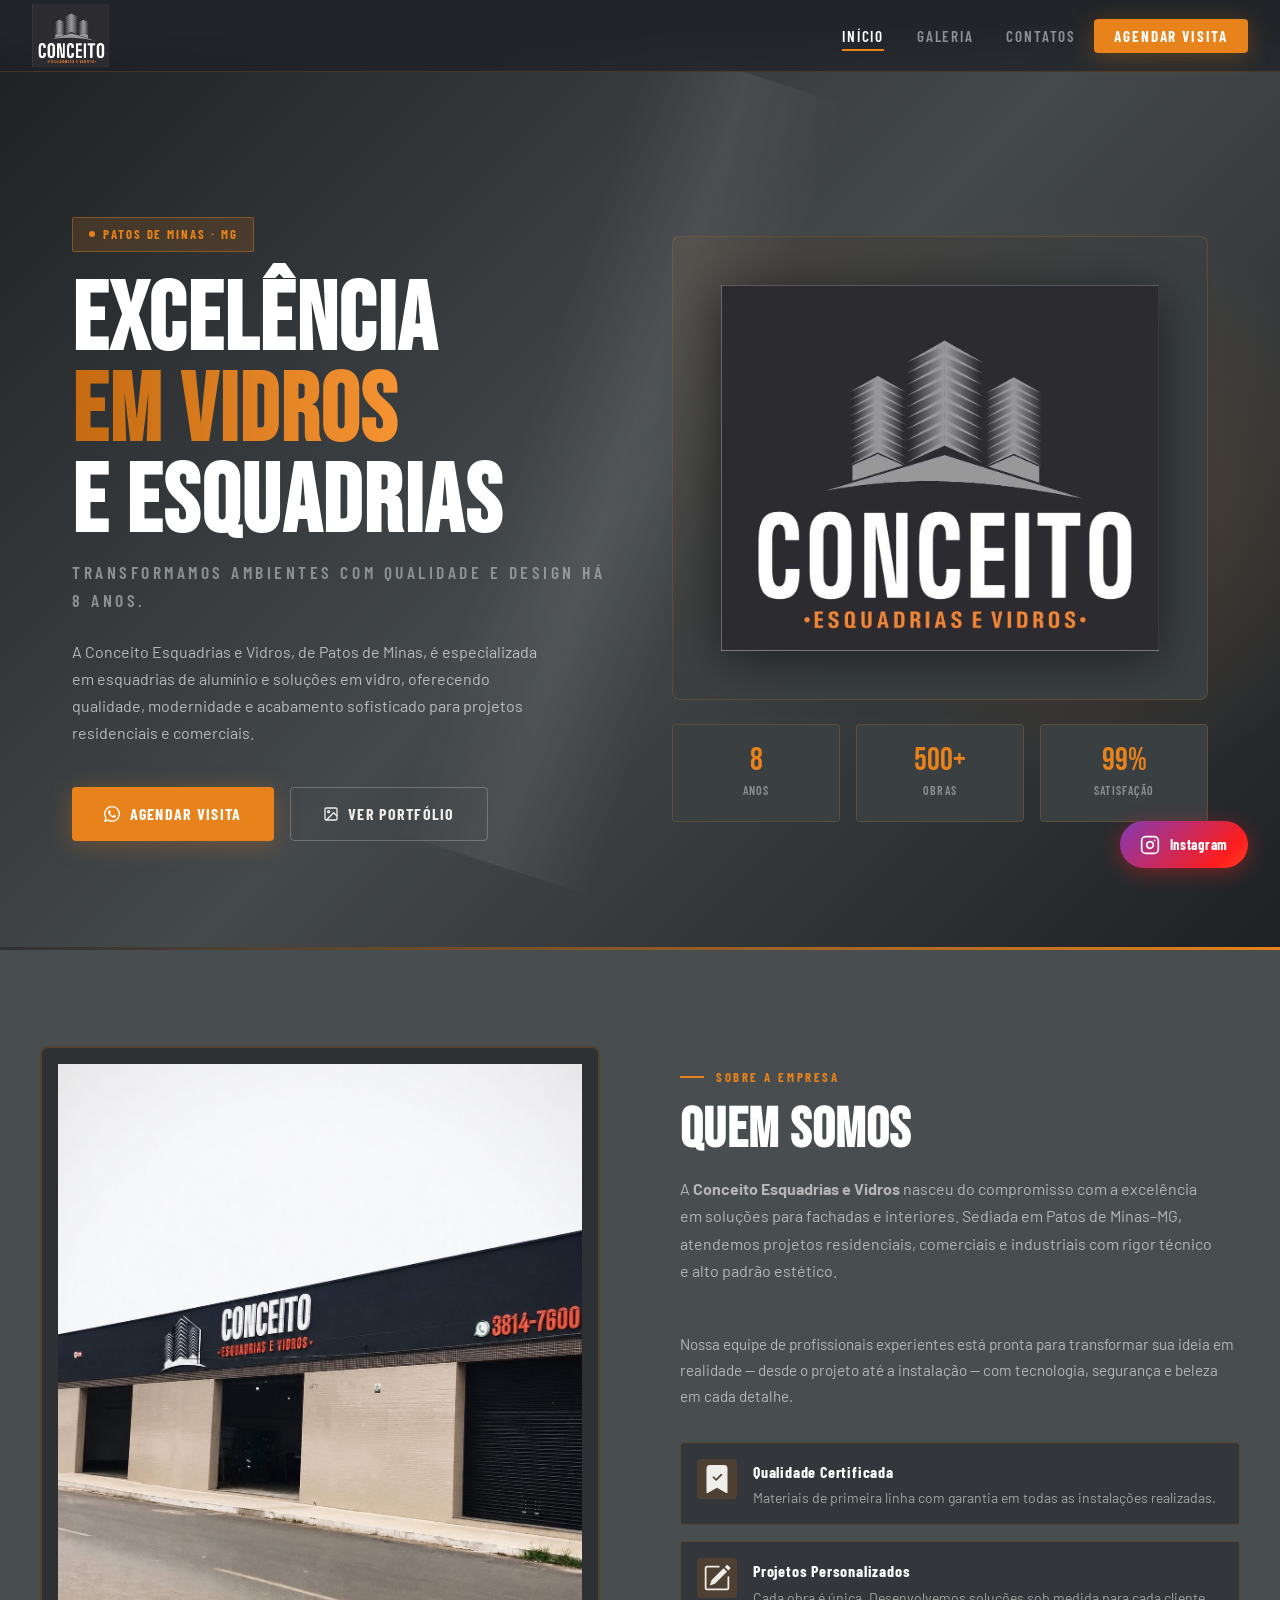
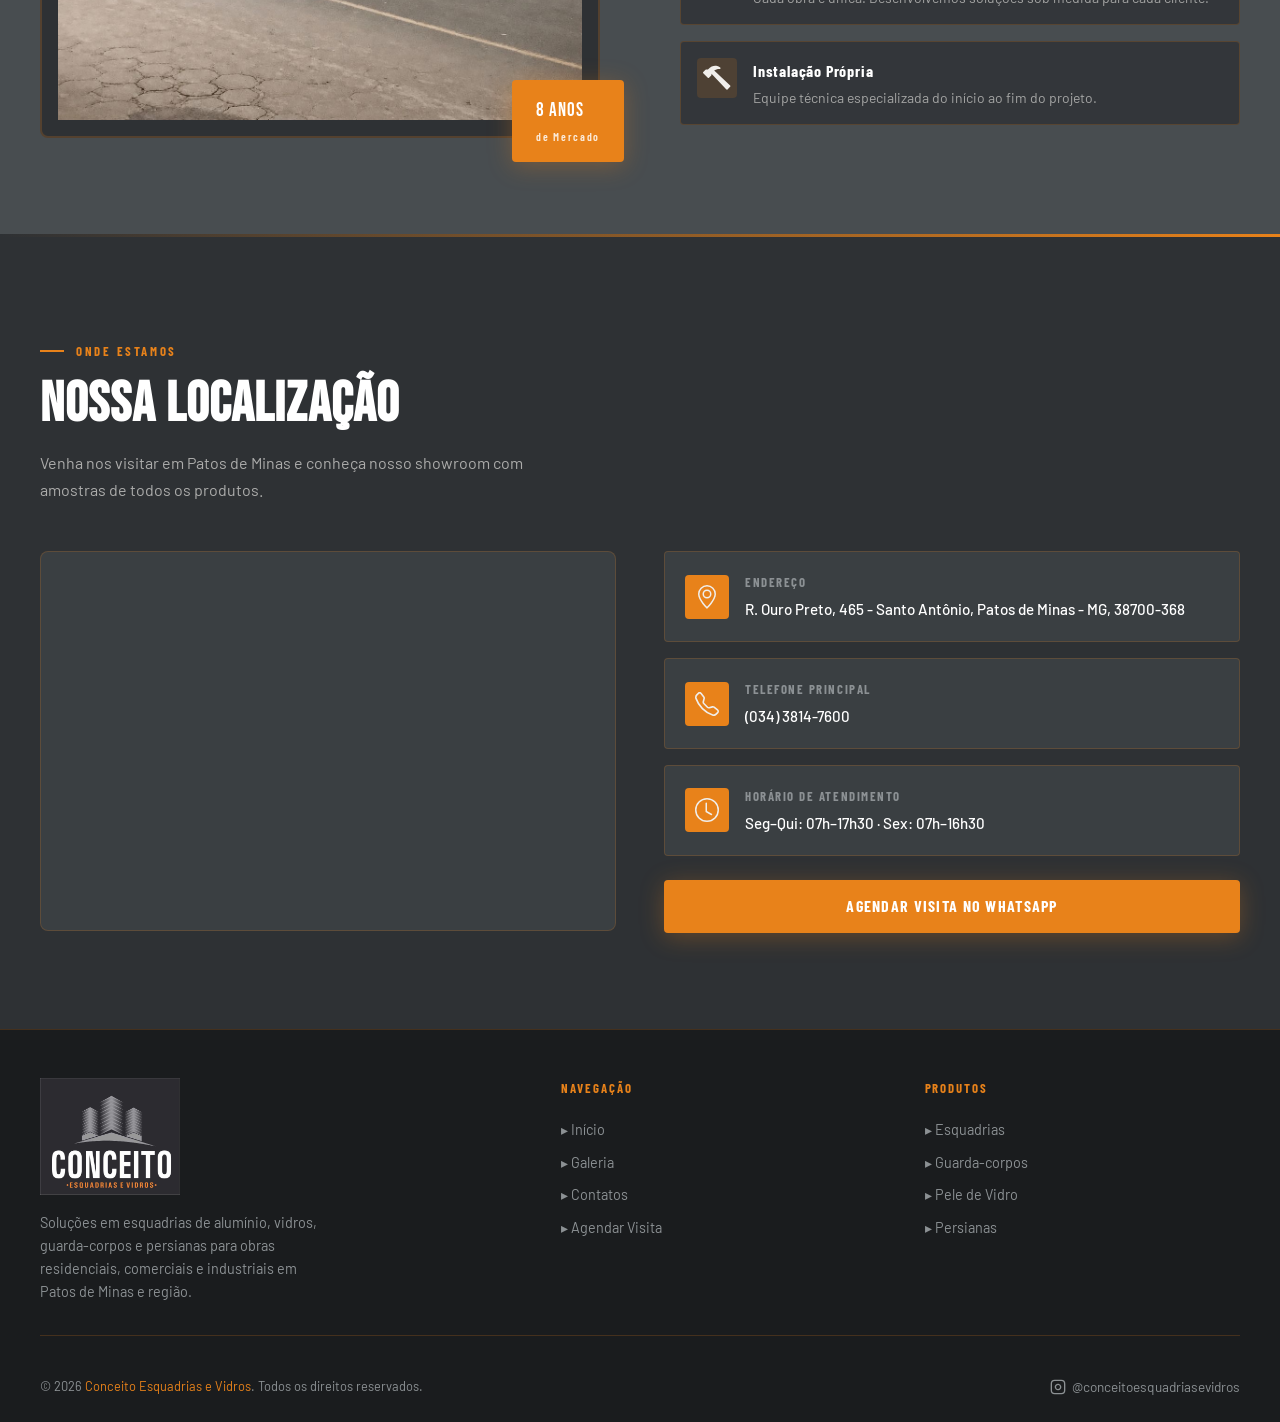
<file: index.html>
<!DOCTYPE html>
<html lang="pt-BR">
<head>
  <meta charset="UTF-8">
  <meta name="viewport" content="width=device-width, initial-scale=1.0">
  <title>Conceito Esquadrias e Vidros | Patos de Minas – MG</title>
  <meta name="description" content="Esquadrias de alumínio, vidros, guarda-corpos e persianas em Patos de Minas–MG. 8 anos de mercado, visita técnica gratuita e instalação própria.">
  <meta name="robots" content="index, follow">
  <meta name="author" content="Conceito Esquadrias e Vidros">
  <meta name="theme-color" content="#E8821A">
  <meta name="geo.region" content="BR-MG">
  <meta name="geo.placename" content="Patos de Minas">
  <link rel="canonical" id="canonical" href="/">
  <link rel="icon" href="favicon.ico" sizes="any">
  <link rel="icon" type="image/png" sizes="32x32" href="favicon-32x32.png">
  <link rel="icon" type="image/png" sizes="16x16" href="favicon-16x16.png">
  <link rel="apple-touch-icon" href="apple-touch-icon.png">
  <link rel="manifest" href="site.webmanifest">
  <meta property="og:type" content="website">
  <meta property="og:locale" content="pt_BR">
  <meta property="og:site_name" content="Conceito Esquadrias e Vidros">
  <meta property="og:title" content="Conceito Esquadrias e Vidros | Patos de Minas – MG">
  <meta property="og:description" content="Esquadrias de alumínio, vidros e soluções para obras residenciais e comerciais em Patos de Minas e região.">
  <meta property="og:image" content="og-image.png">
  <meta property="og:image:width" content="1200">
  <meta property="og:image:height" content="630">
  <meta property="og:url" content="/">
  <meta name="twitter:card" content="summary_large_image">
  <meta name="twitter:title" content="Conceito Esquadrias e Vidros | Patos de Minas – MG">
  <meta name="twitter:description" content="Esquadrias de alumínio, vidros, guarda-corpos e persianas em Patos de Minas–MG.">
  <meta name="twitter:image" content="og-image.png">
  <link rel="preconnect" href="https://fonts.googleapis.com">
  <link rel="preconnect" href="https://fonts.gstatic.com" crossorigin>
  <link href="https://fonts.googleapis.com/css2?family=Bebas+Neue&family=Barlow:wght@300;400;500;600;700&family=Barlow+Condensed:wght@400;600;700&display=swap" rel="stylesheet">
  <link rel="stylesheet" href="style.css">
  <script type="application/ld+json">
  {
    "@context": "https://schema.org",
    "@type": "HomeAndConstructionBusiness",
    "name": "Conceito Esquadrias e Vidros",
    "image": "og-image.png",
    "telephone": "+55-34-3814-7600",
    "address": {
      "@type": "PostalAddress",
      "streetAddress": "Rua Ouro Preto, 465 - Santo Antônio",
      "addressLocality": "Patos de Minas",
      "addressRegion": "MG",
      "postalCode": "38700-368",
      "addressCountry": "BR"
    },
    "geo": {
      "@type": "GeoCoordinates",
      "latitude": -18.5793,
      "longitude": -46.5215
    },
    "openingHoursSpecification": [
      {
        "@type": "OpeningHoursSpecification",
        "dayOfWeek": ["Monday", "Tuesday", "Wednesday", "Thursday"],
        "opens": "07:00",
        "closes": "17:30"
      },
      {
        "@type": "OpeningHoursSpecification",
        "dayOfWeek": "Friday",
        "opens": "07:00",
        "closes": "16:30"
      }
    ],
    "sameAs": [
      "https://www.instagram.com/conceitoesquadriasevidros/"
    ],
    "areaServed": "Patos de Minas e região"
  }
  </script>
  <style>
    .logo-wrap { display: flex; align-items: center; }
    .logo-wrap img {
      height: 64px !important;
      width: auto;
      max-width: 200px;
      object-fit: contain;
      object-position: left center;
      display: block;
      image-rendering: -webkit-optimize-contrast;
      image-rendering: crisp-edges;
    }
    .hero-logo-display { overflow: visible !important; }
    .hero-logo-display img {
      width: 100%;
      height: auto;
      max-width: 100%;
      display: block;
      object-fit: contain;
      image-rendering: -webkit-optimize-contrast;
      image-rendering: crisp-edges;
    }
    .sobre-img-frame {
      display: flex;
      align-items: center;
      justify-content: center;
      height: auto !important;
      overflow: visible;
    }
    .sobre-img-frame img {
      width: 100% !important;
      height: auto !important;
      max-width: 100%;
      object-fit: contain !important;
      padding: 1rem !important;
      box-sizing: border-box;
      display: block;
      image-rendering: -webkit-optimize-contrast;
      image-rendering: crisp-edges;
    }
    .feature-icon svg { width: 28px; height: 28px; }
    .info-card-icon { display: flex; align-items: center; justify-content: center; }
    .info-card-icon svg { width: 24px; height: 24px; flex-shrink: 0; }
    .footer-brand img {
      max-width: 140px !important;
      height: auto !important;
      object-fit: contain;
      image-rendering: -webkit-optimize-contrast;
      image-rendering: crisp-edges;
    }
  </style>
</head>
<body>
  <a class="skip-link" href="#inicio">Pular para o conteúdo</a>

  <header class="site-header" id="header">
    <a href="index.html" class="logo-wrap">
      <img src="logo.png" alt="Conceito Esquadrias e Vidros" width="200" height="64">
    </a>
    <nav aria-label="Principal">
      <ul class="nav-links" id="navLinks">
        <li><a href="index.html" class="active">Início</a></li>
        <li><a href="galeria.html">Galeria</a></li>
        <li><a href="contatos.html">Contatos</a></li>
        <li>
          <a href="https://wa.me/553438147600?text=Ol%C3%A1!%20Gostaria%20de%20agendar%20uma%20visita%20t%C3%A9cnica." class="nav-cta" target="_blank" rel="noopener noreferrer">Agendar Visita</a>
        </li>
      </ul>
    </nav>
    <button class="hamburger" id="hamburger" type="button" aria-label="Abrir menu" aria-expanded="false" aria-controls="navLinks" onclick="toggleMenu()">
      <span></span><span></span><span></span>
    </button>
  </header>

  <a href="https://wa.me/553438147600?text=Ol%C3%A1!%20Gostaria%20de%20agendar%20uma%20visita%20t%C3%A9cnica." target="_blank" rel="noopener noreferrer" class="wa-fab" title="Agendar visita no WhatsApp" aria-label="Agendar visita no WhatsApp">
    <svg viewBox="0 0 24 24" fill="currentColor" aria-hidden="true"><path d="M17.472 14.382c-.297-.149-1.758-.867-2.03-.967-.273-.099-.471-.148-.67.15-.197.297-.767.966-.94 1.164-.173.199-.347.223-.644.075-.297-.15-1.255-.463-2.39-1.475-.883-.788-1.48-1.761-1.653-2.059-.173-.297-.018-.458.13-.606.134-.133.298-.347.446-.52.149-.174.198-.298.298-.497.099-.198.05-.371-.025-.52-.075-.149-.669-1.612-.916-2.207-.242-.579-.487-.5-.669-.51-.173-.008-.371-.01-.57-.01-.198 0-.52.074-.792.372-.272.297-1.04 1.016-1.04 2.479 0 1.462 1.065 2.875 1.213 3.074.149.198 2.096 3.2 5.077 4.487.709.306 1.262.489 1.694.625.712.227 1.36.195 1.871.118.571-.085 1.758-.719 2.006-1.413.248-.694.248-1.289.173-1.413-.074-.124-.272-.198-.57-.347m-5.421 7.403h-.004a9.87 9.87 0 01-5.031-1.378l-.361-.214-3.741.982.998-3.648-.235-.374a9.86 9.86 0 01-1.51-5.26c.001-5.45 4.436-9.884 9.888-9.884 2.64 0 5.122 1.03 6.988 2.898a9.825 9.825 0 012.893 6.994c-.003 5.45-4.437 9.884-9.885 9.884m8.413-18.297A11.815 11.815 0 0012.05 0C5.495 0 .16 5.335.157 11.892c0 2.096.547 4.142 1.588 5.945L.057 24l6.305-1.654a11.882 11.882 0 005.683 1.448h.005c6.554 0 11.89-5.335 11.893-11.893a11.821 11.821 0 00-3.48-8.413z"/></svg>
    <span>WhatsApp</span>
  </a>
  <a href="https://www.instagram.com/conceitoesquadriasevidros/" target="_blank" rel="noopener noreferrer" class="insta-fab" title="Siga no Instagram" aria-label="Siga-nos no Instagram">
    <svg viewBox="0 0 24 24" fill="none" stroke="currentColor" stroke-width="2" stroke-linecap="round" stroke-linejoin="round" aria-hidden="true">
      <rect x="2" y="2" width="20" height="20" rx="5" ry="5"/>
      <path d="M16 11.37A4 4 0 1 1 12.63 8 4 4 0 0 1 16 11.37z"/>
      <line x1="17.5" y1="6.5" x2="17.51" y2="6.5"/>
    </svg>
    <span>Instagram</span>
  </a>

  <section class="hero" id="inicio">
    <div class="hero-bg"></div>
    <div class="hero-accent"></div>
    <div class="hero-content">
      <div class="hero-text fade-up">
        <div class="hero-badge">Patos de Minas · MG</div>
        <h1 class="hero-title">
          Excelência<br>
          <span>em Vidros</span><br>
          e Esquadrias
        </h1>
        <p class="hero-subtitle">Transformamos ambientes com qualidade e design há 8 anos.</p>
        <p class="hero-desc">
          A Conceito Esquadrias e Vidros, de Patos de Minas, é especializada em esquadrias de alumínio e soluções em vidro, oferecendo qualidade, modernidade e acabamento sofisticado para projetos residenciais e comerciais.
        </p>
        <div class="hero-buttons">
          <a href="https://wa.me/553438147600?text=Ol%C3%A1!%20Gostaria%20de%20agendar%20uma%20visita%20t%C3%A9cnica." class="btn-primary" target="_blank" rel="noopener noreferrer">
            <svg width="16" height="16" viewBox="0 0 24 24" fill="currentColor" aria-hidden="true"><path d="M17.472 14.382c-.297-.149-1.758-.867-2.03-.967-.273-.099-.471-.148-.67.15-.197.297-.767.966-.94 1.164-.173.199-.347.223-.644.075-.297-.15-1.255-.463-2.39-1.475-.883-.788-1.48-1.761-1.653-2.059-.173-.297-.018-.458.13-.606.134-.133.298-.347.446-.52.149-.174.198-.298.298-.497.099-.198.05-.371-.025-.52-.075-.149-.669-1.612-.916-2.207-.242-.579-.487-.5-.669-.51-.173-.008-.371-.01-.57-.01-.198 0-.52.074-.792.372-.272.297-1.04 1.016-1.04 2.479 0 1.462 1.065 2.875 1.213 3.074.149.198 2.096 3.2 5.077 4.487.709.306 1.262.489 1.694.625.712.227 1.36.195 1.871.118.571-.085 1.758-.719 2.006-1.413.248-.694.248-1.289.173-1.413-.074-.124-.272-.198-.57-.347m-5.421 7.403h-.004a9.87 9.87 0 01-5.031-1.378l-.361-.214-3.741.982.998-3.648-.235-.374a9.86 9.86 0 01-1.51-5.26c.001-5.45 4.436-9.884 9.888-9.884 2.64 0 5.122 1.03 6.988 2.898a9.825 9.825 0 012.893 6.994c-.003 5.45-4.437 9.884-9.885 9.884m8.413-18.297A11.815 11.815 0 0012.05 0C5.495 0 .16 5.335.157 11.892c0 2.096.547 4.142 1.588 5.945L.057 24l6.305-1.654a11.882 11.882 0 005.683 1.448h.005c6.554 0 11.89-5.335 11.893-11.893a11.821 11.821 0 00-3.48-8.413z"/></svg>
            Agendar Visita
          </a>
          <a href="galeria.html" class="btn-secondary">
            <svg width="16" height="16" viewBox="0 0 24 24" fill="none" stroke="currentColor" stroke-width="2" aria-hidden="true"><rect x="3" y="3" width="18" height="18" rx="2"/><circle cx="8.5" cy="8.5" r="1.5"/><path d="M21 15l-5-5L5 21"/></svg>
            Ver Portfólio
          </a>
        </div>
      </div>
      <div class="hero-visual fade-up" style="transition-delay:0.2s">
        <div class="hero-logo-display">
          <img src="logo.png" alt="Logotipo da Conceito Esquadrias e Vidros">
        </div>
        <div class="hero-stats">
          <div class="stat-card">
            <div class="stat-number">8</div>
            <div class="stat-label">Anos</div>
          </div>
          <div class="stat-card">
            <div class="stat-number">500+</div>
            <div class="stat-label">Obras</div>
          </div>
          <div class="stat-card">
            <div class="stat-number">99%</div>
            <div class="stat-label">Satisfação</div>
          </div>
        </div>
      </div>
    </div>
  </section>

  <hr class="orange-divider">

  <section class="section sobre-section" id="sobre">
    <div class="section-inner">
      <div class="sobre-grid">
        <div class="fade-up">
          <div class="sobre-visual">
            <div class="sobre-img-frame" style="background:#2E3134; border-radius:8px;">
              <img src="fachada.png" alt="Fachada da Conceito Esquadrias e Vidros em Patos de Minas">
            </div>
            <div class="sobre-tag">
              8 Anos
              <span>de Mercado</span>
            </div>
          </div>
        </div>
        <div class="fade-up" style="transition-delay:0.15s">
          <div class="section-label">Sobre a Empresa</div>
          <h2 class="section-title">Quem Somos</h2>
          <p class="section-desc">
            A <strong>Conceito Esquadrias e Vidros</strong> nasceu do compromisso com a excelência em soluções para fachadas e interiores. Sediada em Patos de Minas–MG, atendemos projetos residenciais, comerciais e industriais com rigor técnico e alto padrão estético.
          </p>
          <p style="font-size:0.95rem;color:rgba(240,238,235,0.65);line-height:1.7;margin-bottom:2rem;">
            Nossa equipe de profissionais experientes está pronta para transformar sua ideia em realidade — desde o projeto até a instalação — com tecnologia, segurança e beleza em cada detalhe.
          </p>
          <div class="sobre-features">
            <div class="feature-item">
              <div class="feature-icon">
                <svg xmlns="http://www.w3.org/2000/svg" width="16" height="16" fill="currentColor" viewBox="0 0 16 16" aria-hidden="true">
                  <path fill-rule="evenodd" d="M2 15.5V2a2 2 0 0 1 2-2h8a2 2 0 0 1 2 2v13.5a.5.5 0 0 1-.74.439L8 13.069l-5.26 2.87A.5.5 0 0 1 2 15.5m8.854-9.646a.5.5 0 0 0-.708-.708L7.5 7.793 6.354 6.646a.5.5 0 1 0-.708.708l1.5 1.5a.5.5 0 0 0 .708 0z"/>
                </svg>
              </div>
              <div class="feature-text">
                <h3>Qualidade Certificada</h3>
                <p>Materiais de primeira linha com garantia em todas as instalações realizadas.</p>
              </div>
            </div>
            <div class="feature-item">
              <div class="feature-icon">
                <svg xmlns="http://www.w3.org/2000/svg" width="16" height="16" fill="currentColor" viewBox="0 0 16 16" aria-hidden="true">
                  <path d="M15.502 1.94a.5.5 0 0 1 0 .706L14.459 3.69l-2-2L13.502.646a.5.5 0 0 1 .707 0l1.293 1.293zm-1.75 2.456-2-2L4.939 9.21a.5.5 0 0 0-.121.196l-.805 2.414a.25.25 0 0 0 .316.316l2.414-.805a.5.5 0 0 0 .196-.12l6.813-6.814z"/>
                  <path fill-rule="evenodd" d="M1 13.5A1.5 1.5 0 0 0 2.5 15h11a1.5 1.5 0 0 0 1.5-1.5v-6a.5.5 0 0 0-1 0v6a.5.5 0 0 1-.5.5h-11a.5.5 0 0 1-.5-.5v-11a.5.5 0 0 1 .5-.5H9a.5.5 0 0 0 0-1H2.5A1.5 1.5 0 0 0 1 2.5z"/>
                </svg>
              </div>
              <div class="feature-text">
                <h3>Projetos Personalizados</h3>
                <p>Cada obra é única. Desenvolvemos soluções sob medida para cada cliente.</p>
              </div>
            </div>
            <div class="feature-item">
              <div class="feature-icon">
                <svg xmlns="http://www.w3.org/2000/svg" width="16" height="16" fill="currentColor" viewBox="0 0 16 16" aria-hidden="true">
                  <path d="M9.972 2.508a.5.5 0 0 0-.16-.556l-.178-.129a5 5 0 0 0-2.076-.783C6.215.862 4.504 1.229 2.84 3.133H1.786a.5.5 0 0 0-.354.147L.146 4.567a.5.5 0 0 0 0 .706l2.571 2.579a.5.5 0 0 0 .708 0l1.286-1.29a.5.5 0 0 0 .146-.353V5.57l8.387 8.873A.5.5 0 0 0 14 14.5l1.5-1.5a.5.5 0 0 0 .017-.689l-9.129-8.63c.747-.456 1.772-.839 3.112-.839a.5.5 0 0 0 .472-.334"/>
                </svg>
              </div>
              <div class="feature-text">
                <h3>Instalação Própria</h3>
                <p>Equipe técnica especializada do início ao fim do projeto.</p>
              </div>
            </div>
          </div>
        </div>
      </div>
    </div>
  </section>

  <hr class="orange-divider">

  <section class="section" id="localizacao" style="background:var(--dark);">
    <div class="section-inner">
      <div class="section-label">Onde Estamos</div>
      <h2 class="section-title">Nossa Localização</h2>
      <p class="section-desc">Venha nos visitar em Patos de Minas e conheça nosso showroom com amostras de todos os produtos.</p>
      <div class="localizacao-grid fade-up">
        <div class="map-placeholder">
          <a href="https://maps.app.goo.gl/L63xxG5TMkzb7UoS9" target="_blank" rel="noopener noreferrer" style="display:block;width:100%;height:100%;position:relative;" aria-label="Abrir localização no Google Maps">
            <iframe
              title="Mapa da Conceito Esquadrias e Vidros"
              src="https://www.google.com/maps?q=Rua+Ouro+Preto,+465,+Santo+Antônio,+Patos+de+Minas+-+MG&output=embed"
              allowfullscreen=""
              loading="lazy"
              referrerpolicy="no-referrer-when-downgrade"
              style="pointer-events:none;width:100%;height:100%;border:0;"></iframe>
            <div style="position:absolute;inset:0;cursor:pointer;" title="Ver no Google Maps"></div>
          </a>
        </div>
        <div class="info-cards">
          <div class="info-card">
            <div class="info-card-icon">
              <svg xmlns="http://www.w3.org/2000/svg" width="16" height="16" fill="currentColor" viewBox="0 0 16 16" aria-hidden="true">
                <path d="M12.166 8.94c-.524 1.062-1.234 2.12-1.96 3.07A32 32 0 0 1 8 14.58a32 32 0 0 1-2.206-2.57c-.726-.95-1.436-2.008-1.96-3.07C3.304 7.867 3 6.862 3 6a5 5 0 0 1 10 0c0 .862-.305 1.867-.834 2.94M8 16s6-5.686 6-10A6 6 0 0 0 2 6c0 4.314 6 10 6 10"/>
                <path d="M8 8a2 2 0 1 1 0-4 2 2 0 0 1 0 4m0 1a3 3 0 1 0 0-6 3 3 0 0 0 0 6"/>
              </svg>
            </div>
            <div>
              <h3>Endereço</h3>
              <p>R. Ouro Preto, 465 - Santo Antônio, Patos de Minas - MG, 38700-368</p>
            </div>
          </div>
          <div class="info-card">
            <div class="info-card-icon">
              <svg xmlns="http://www.w3.org/2000/svg" width="16" height="16" fill="currentColor" viewBox="0 0 16 16" aria-hidden="true">
                <path d="M3.654 1.328a.678.678 0 0 0-1.015-.063L1.605 2.3c-.483.484-.661 1.169-.45 1.77a17.6 17.6 0 0 0 4.168 6.608 17.6 17.6 0 0 0 6.608 4.168c.601.211 1.286.033 1.77-.45l1.034-1.034a.678.678 0 0 0-.063-1.015l-2.307-1.794a.68.68 0 0 0-.58-.122l-2.19.547a1.75 1.75 0 0 1-1.657-.459L5.482 8.062a1.75 1.75 0 0 1-.46-1.657l.548-2.19a.68.68 0 0 0-.122-.58zM1.884.511a1.745 1.745 0 0 1 2.612.163L6.29 2.98c.329.423.445.974.315 1.494l-.547 2.19a.68.68 0 0 0 .178.643l2.457 2.457a.68.68 0 0 0 .644.178l2.189-.547a1.75 1.75 0 0 1 1.494.315l2.306 1.794c.829.645.905 1.87.163 2.611l-1.034 1.034c-.74.74-1.846 1.065-2.877.702a18.6 18.6 0 0 1-7.01-4.42 18.6 18.6 0 0 1-4.42-7.009c-.362-1.03-.037-2.137.703-2.877z"/>
              </svg>
            </div>
            <div>
              <h3>Telefone Principal</h3>
              <p><a href="tel:+553438147600">(034) 3814-7600</a></p>
            </div>
          </div>
          <div class="info-card">
            <div class="info-card-icon">
              <svg xmlns="http://www.w3.org/2000/svg" width="16" height="16" fill="currentColor" viewBox="0 0 16 16" aria-hidden="true">
                <path d="M8 3.5a.5.5 0 0 0-1 0V9a.5.5 0 0 0 .252.434l3.5 2a.5.5 0 0 0 .496-.868L8 8.71z"/>
                <path d="M8 16A8 8 0 1 0 8 0a8 8 0 0 0 0 16m7-8A7 7 0 1 1 1 8a7 7 0 0 1 14 0"/>
              </svg>
            </div>
            <div>
              <h3>Horário de Atendimento</h3>
              <p>Seg–Qui: 07h–17h30 · Sex: 07h–16h30</p>
            </div>
          </div>
          <a href="https://wa.me/553438147600?text=Ol%C3%A1!%20Gostaria%20de%20agendar%20uma%20visita%20t%C3%A9cnica." class="btn-primary" style="margin-top:0.5rem;width:100%;justify-content:center;" target="_blank" rel="noopener noreferrer">
            Agendar Visita no WhatsApp
          </a>
        </div>
      </div>
    </div>
  </section>

  <footer class="site-footer">
    <div class="footer-inner">
      <div class="footer-top">
        <div class="footer-brand">
          <img src="logo.png" alt="Conceito Esquadrias e Vidros">
          <p>Soluções em esquadrias de alumínio, vidros, guarda-corpos e persianas para obras residenciais, comerciais e industriais em Patos de Minas e região.</p>
        </div>
        <div class="footer-col">
          <h4>Navegação</h4>
          <ul>
            <li><a href="index.html">▸ Início</a></li>
            <li><a href="galeria.html">▸ Galeria</a></li>
            <li><a href="contatos.html">▸ Contatos</a></li>
            <li><a href="https://wa.me/553438147600?text=Ol%C3%A1!%20Gostaria%20de%20agendar%20uma%20visita%20t%C3%A9cnica." target="_blank" rel="noopener noreferrer">▸ Agendar Visita</a></li>
          </ul>
        </div>
        <div class="footer-col">
          <h4>Produtos</h4>
          <ul>
            <li><a href="galeria.html">▸ Esquadrias</a></li>
            <li><a href="galeria.html">▸ Guarda-corpos</a></li>
            <li><a href="galeria.html">▸ Pele de Vidro</a></li>
            <li><a href="galeria.html">▸ Persianas</a></li>
          </ul>
        </div>
      </div>
      <div class="footer-bottom">
        <p class="footer-copy">© 2026 <span>Conceito Esquadrias e Vidros</span>. Todos os direitos reservados.</p>
        <a href="https://www.instagram.com/conceitoesquadriasevidros/" target="_blank" rel="noopener noreferrer" style="color:var(--light-gray);font-size:0.85rem;display:flex;align-items:center;gap:0.4rem;">
          <svg width="16" height="16" viewBox="0 0 24 24" fill="none" stroke="currentColor" stroke-width="2" aria-hidden="true"><rect x="2" y="2" width="20" height="20" rx="5"/><path d="M16 11.37A4 4 0 1 1 12.63 8 4 4 0 0 1 16 11.37z"/><line x1="17.5" y1="6.5" x2="17.51" y2="6.5"/></svg>
          @conceitoesquadriasevidros
        </a>
      </div>
    </div>
  </footer>

  <script src="site.js" defer></script>
</body>
</html>
</file>
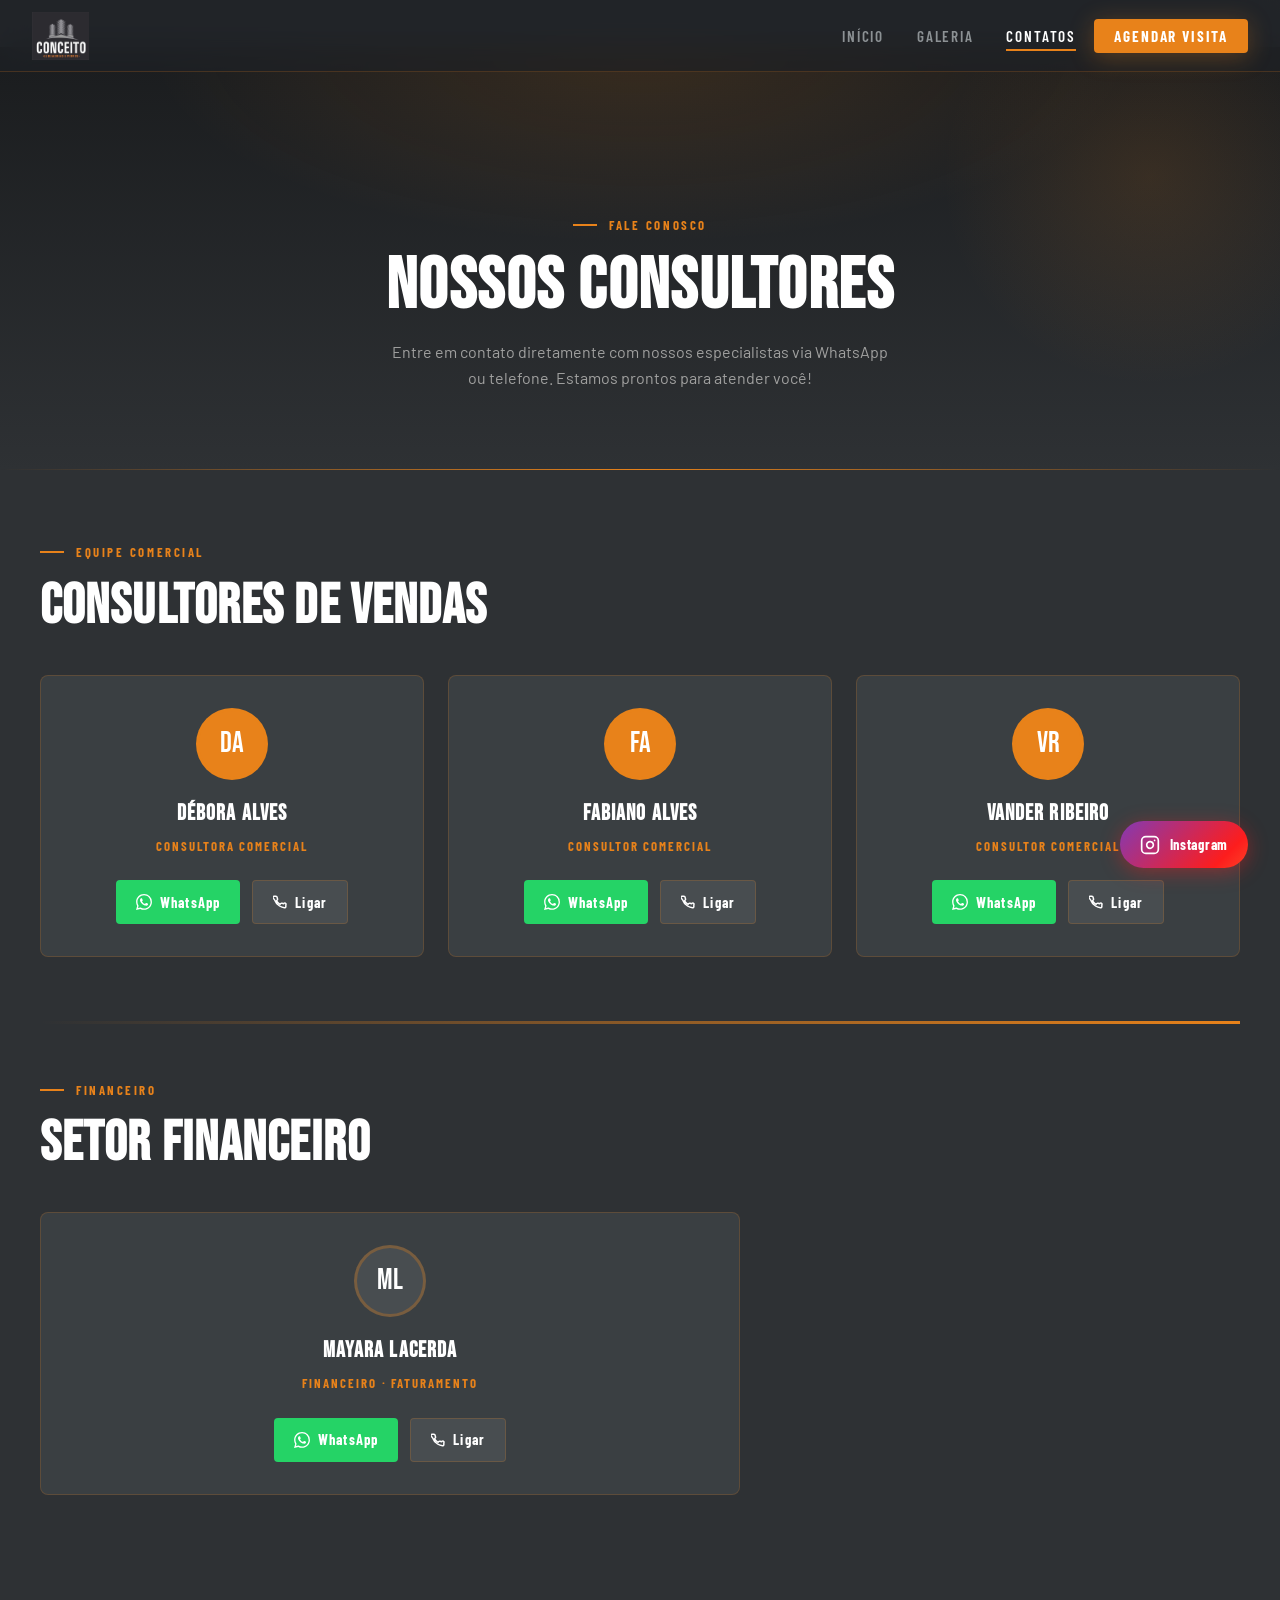
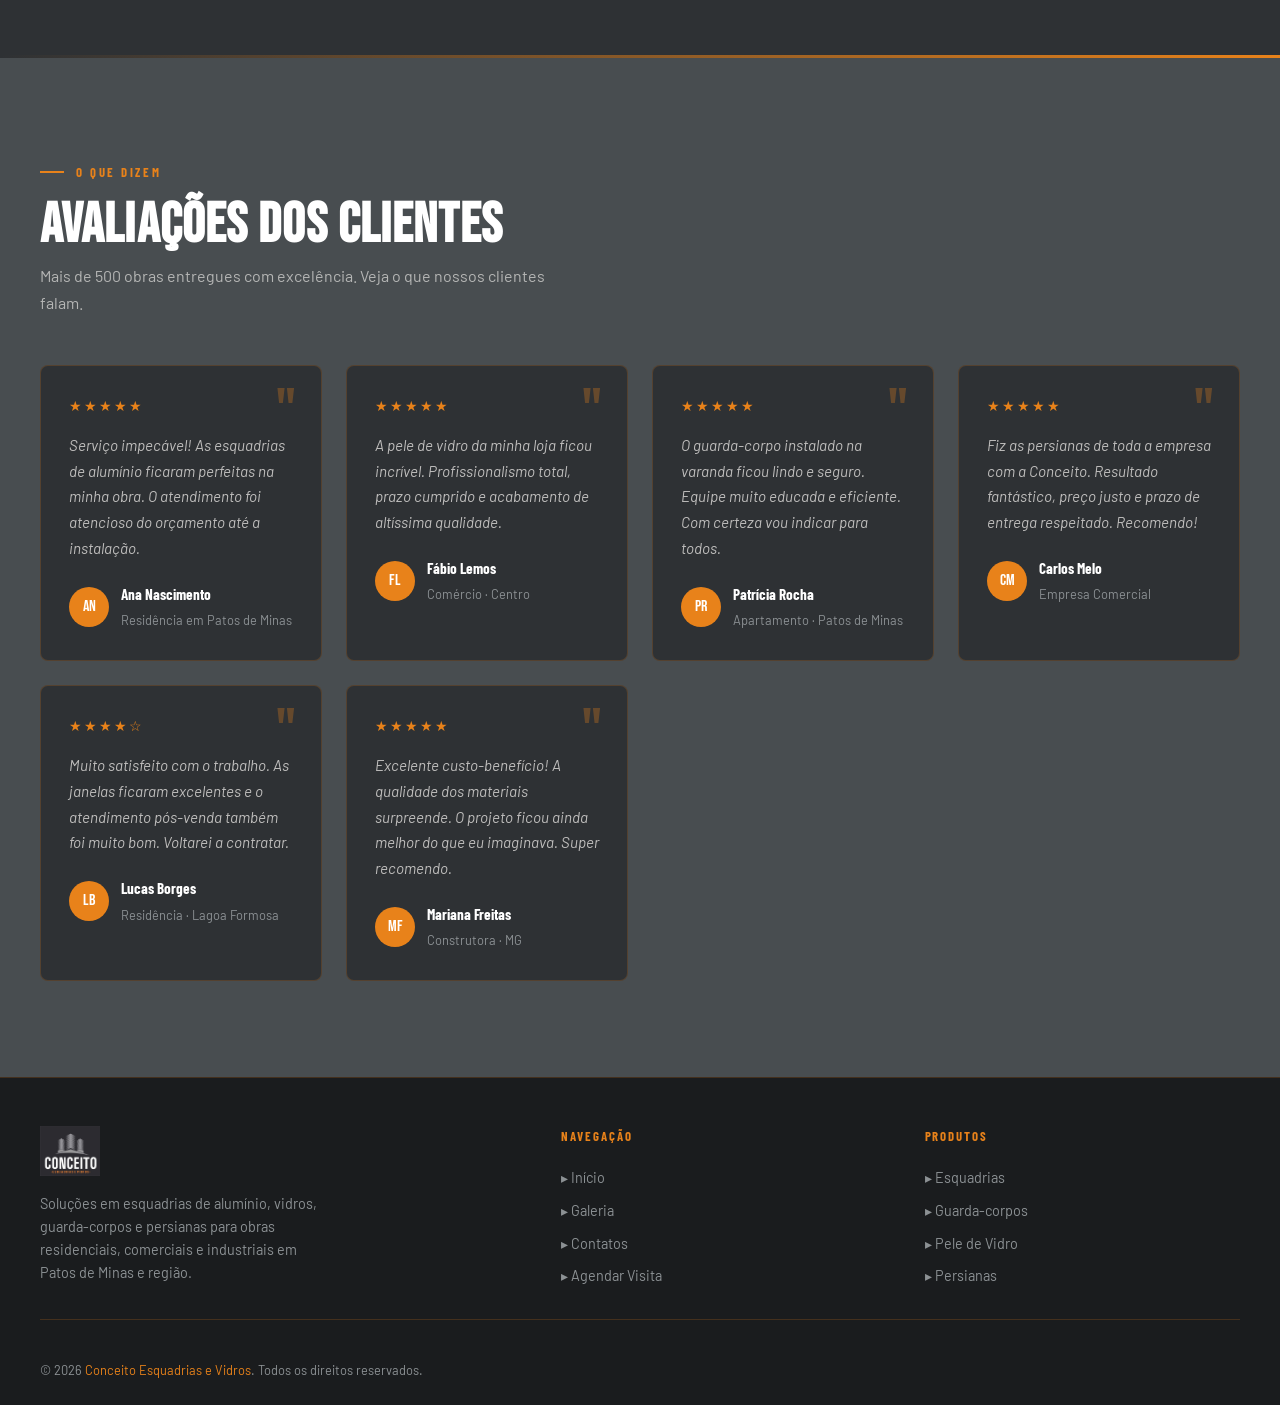
<file: contatos.html>
<!DOCTYPE html>
<html lang="pt-BR">
<head>
  <meta charset="UTF-8">
  <meta name="viewport" content="width=device-width, initial-scale=1.0">
  <title>Contatos | Conceito Esquadrias e Vidros</title>
  <meta name="description" content="Fale com os consultores da Conceito Esquadrias e Vidros em Patos de Minas. WhatsApp, telefone e atendimento comercial e financeiro.">
  <meta name="robots" content="index, follow">
  <meta name="author" content="Conceito Esquadrias e Vidros">
  <meta name="theme-color" content="#E8821A">
  <link rel="canonical" id="canonical" href="/contatos">
  <link rel="icon" href="favicon.ico" sizes="any">
  <link rel="icon" type="image/png" sizes="32x32" href="favicon-32x32.png">
  <link rel="icon" type="image/png" sizes="16x16" href="favicon-16x16.png">
  <link rel="apple-touch-icon" href="apple-touch-icon.png">
  <link rel="manifest" href="site.webmanifest">
  <meta property="og:type" content="website">
  <meta property="og:locale" content="pt_BR">
  <meta property="og:site_name" content="Conceito Esquadrias e Vidros">
  <meta property="og:title" content="Contatos | Conceito Esquadrias e Vidros">
  <meta property="og:description" content="Fale com nossos consultores em Patos de Minas–MG por WhatsApp ou telefone.">
  <meta property="og:image" content="og-image.png">
  <meta property="og:url" content="/contatos">
  <meta name="twitter:card" content="summary_large_image">
  <meta name="twitter:title" content="Contatos | Conceito Esquadrias e Vidros">
  <meta name="twitter:description" content="WhatsApp e telefone dos consultores da Conceito em Patos de Minas–MG.">
  <meta name="twitter:image" content="og-image.png">
  <link rel="preconnect" href="https://fonts.googleapis.com">
  <link rel="preconnect" href="https://fonts.gstatic.com" crossorigin>
  <link href="https://fonts.googleapis.com/css2?family=Bebas+Neue&family=Barlow:wght@300;400;500;600;700&family=Barlow+Condensed:wght@400;600;700&display=swap" rel="stylesheet">
  <link rel="stylesheet" href="style.css">
</head>
<body>
  <a class="skip-link" href="#consultores">Pular para o conteúdo</a>

  <header class="site-header" id="header">
    <a href="index.html" class="logo-wrap">
      <img src="logo.png" alt="Conceito Esquadrias e Vidros">
    </a>
    <nav aria-label="Principal">
      <ul class="nav-links" id="navLinks">
        <li><a href="index.html">Início</a></li>
        <li><a href="galeria.html">Galeria</a></li>
        <li><a href="contatos.html" class="active">Contatos</a></li>
        <li>
          <a href="https://wa.me/553438147600?text=Ol%C3%A1!%20Gostaria%20de%20agendar%20uma%20visita%20t%C3%A9cnica." class="nav-cta" target="_blank" rel="noopener noreferrer">Agendar Visita</a>
        </li>
      </ul>
    </nav>
    <button class="hamburger" id="hamburger" type="button" aria-label="Abrir menu" aria-expanded="false" aria-controls="navLinks" onclick="toggleMenu()">
      <span></span><span></span><span></span>
    </button>
  </header>

  <a href="https://wa.me/553438147600?text=Ol%C3%A1!%20Gostaria%20de%20agendar%20uma%20visita%20t%C3%A9cnica." target="_blank" rel="noopener noreferrer" class="wa-fab" title="Agendar visita no WhatsApp" aria-label="Agendar visita no WhatsApp">
    <svg viewBox="0 0 24 24" fill="currentColor" aria-hidden="true"><path d="M17.472 14.382c-.297-.149-1.758-.867-2.03-.967-.273-.099-.471-.148-.67.15-.197.297-.767.966-.94 1.164-.173.199-.347.223-.644.075-.297-.15-1.255-.463-2.39-1.475-.883-.788-1.48-1.761-1.653-2.059-.173-.297-.018-.458.13-.606.134-.133.298-.347.446-.52.149-.174.198-.298.298-.497.099-.198.05-.371-.025-.52-.075-.149-.669-1.612-.916-2.207-.242-.579-.487-.5-.669-.51-.173-.008-.371-.01-.57-.01-.198 0-.52.074-.792.372-.272.297-1.04 1.016-1.04 2.479 0 1.462 1.065 2.875 1.213 3.074.149.198 2.096 3.2 5.077 4.487.709.306 1.262.489 1.694.625.712.227 1.36.195 1.871.118.571-.085 1.758-.719 2.006-1.413.248-.694.248-1.289.173-1.413-.074-.124-.272-.198-.57-.347m-5.421 7.403h-.004a9.87 9.87 0 01-5.031-1.378l-.361-.214-3.741.982.998-3.648-.235-.374a9.86 9.86 0 01-1.51-5.26c.001-5.45 4.436-9.884 9.888-9.884 2.64 0 5.122 1.03 6.988 2.898a9.825 9.825 0 012.893 6.994c-.003 5.45-4.437 9.884-9.885 9.884m8.413-18.297A11.815 11.815 0 0012.05 0C5.495 0 .16 5.335.157 11.892c0 2.096.547 4.142 1.588 5.945L.057 24l6.305-1.654a11.882 11.882 0 005.683 1.448h.005c6.554 0 11.89-5.335 11.893-11.893a11.821 11.821 0 00-3.48-8.413z"/></svg>
    <span>WhatsApp</span>
  </a>
  <a href="https://www.instagram.com/conceitoesquadriasevidros/" target="_blank" rel="noopener noreferrer" class="insta-fab" title="Siga no Instagram" aria-label="Siga-nos no Instagram">
    <svg viewBox="0 0 24 24" fill="none" stroke="currentColor" stroke-width="2" stroke-linecap="round" stroke-linejoin="round" aria-hidden="true">
      <rect x="2" y="2" width="20" height="20" rx="5" ry="5"/>
      <path d="M16 11.37A4 4 0 1 1 12.63 8 4 4 0 0 1 16 11.37z"/>
      <line x1="17.5" y1="6.5" x2="17.51" y2="6.5"/>
    </svg>
    <span>Instagram</span>
  </a>

  <!-- PAGE HERO -->
  <section class="page-hero">
    <div class="section-label" style="justify-content:center;margin-bottom:1rem;">Fale Conosco</div>
    <h1 class="section-title" style="font-size:clamp(2.5rem,7vw,4.5rem);">Nossos Consultores</h1>
    <p style="font-size:1rem;color:rgba(240,238,235,0.6);max-width:500px;margin:1rem auto 0;line-height:1.6;">
      Entre em contato diretamente com nossos especialistas via WhatsApp ou telefone. Estamos prontos para atender você!
    </p>
  </section>

  <!-- CONSULTORES -->
  <section class="section" id="consultores" style="background:var(--dark);padding-top:4rem;">
    <div class="section-inner">
      <div class="section-label">Equipe Comercial</div>
      <h2 class="section-title" style="margin-bottom:2.5rem;">Consultores de Vendas</h2>

      <div class="consultores-grid fade-up">

        <!-- Consultor 1 -->
        <div class="consultor-card">
          <div class="consultor-avatar">DA</div>
          <h3>Débora Alves</h3>
          <p class="consultor-role">Consultora Comercial</p>
          <div class="consultor-btns">
            <a href="https://wa.me/553498787600" target="_blank" rel="noopener noreferrer" class="btn-whatsapp">
              <svg width="16" height="16" viewBox="0 0 24 24" fill="currentColor"><path d="M17.472 14.382c-.297-.149-1.758-.867-2.03-.967-.273-.099-.471-.148-.67.15-.197.297-.767.966-.94 1.164-.173.199-.347.223-.644.075-.297-.15-1.255-.463-2.39-1.475-.883-.788-1.48-1.761-1.653-2.059-.173-.297-.018-.458.13-.606.134-.133.298-.347.446-.52.149-.174.198-.298.298-.497.099-.198.05-.371-.025-.52-.075-.149-.669-1.612-.916-2.207-.242-.579-.487-.5-.669-.51-.173-.008-.371-.01-.57-.01-.198 0-.52.074-.792.372-.272.297-1.04 1.016-1.04 2.479 0 1.462 1.065 2.875 1.213 3.074.149.198 2.096 3.2 5.077 4.487.709.306 1.262.489 1.694.625.712.227 1.36.195 1.871.118.571-.085 1.758-.719 2.006-1.413.248-.694.248-1.289.173-1.413-.074-.124-.272-.198-.57-.347m-5.421 7.403h-.004a9.87 9.87 0 01-5.031-1.378l-.361-.214-3.741.982.998-3.648-.235-.374a9.86 9.86 0 01-1.51-5.26c.001-5.45 4.436-9.884 9.888-9.884 2.64 0 5.122 1.03 6.988 2.898a9.825 9.825 0 012.893 6.994c-.003 5.45-4.437 9.884-9.885 9.884m8.413-18.297A11.815 11.815 0 0012.05 0C5.495 0 .16 5.335.157 11.892c0 2.096.547 4.142 1.588 5.945L.057 24l6.305-1.654a11.882 11.882 0 005.683 1.448h.005c6.554 0 11.89-5.335 11.893-11.893a11.821 11.821 0 00-3.48-8.413z"/></svg>
              WhatsApp
            </a>
            <a href="tel:+553498787600" class="btn-phone">
              <svg width="14" height="14" viewBox="0 0 24 24" fill="none" stroke="currentColor" stroke-width="2.5"><path d="M22 16.92v3a2 2 0 01-2.18 2 19.79 19.79 0 01-8.63-3.07A19.5 19.5 0 013.07 8.81 19.79 19.79 0 01.02 4.2 2 2 0 012 2h3a2 2 0 012 1.72 12.84 12.84 0 00.7 2.81 2 2 0 01-.45 2.11L6.09 9.91a16 16 0 006 6l1.27-1.27a2 2 0 012.11-.45 12.84 12.84 0 002.81.7A2 2 0 0122 16.92z"/></svg>
              Ligar
            </a>
          </div>
        </div>

        <!-- Consultor 2 -->
        <div class="consultor-card">
          <div class="consultor-avatar">FA</div>
          <h3>Fabiano Alves</h3>
          <p class="consultor-role">Consultor Comercial</p>
          <div class="consultor-btns">
            <a href="https://wa.me/553496347600" target="_blank" rel="noopener noreferrer" class="btn-whatsapp">
              <svg width="16" height="16" viewBox="0 0 24 24" fill="currentColor"><path d="M17.472 14.382c-.297-.149-1.758-.867-2.03-.967-.273-.099-.471-.148-.67.15-.197.297-.767.966-.94 1.164-.173.199-.347.223-.644.075-.297-.15-1.255-.463-2.39-1.475-.883-.788-1.48-1.761-1.653-2.059-.173-.297-.018-.458.13-.606.134-.133.298-.347.446-.52.149-.174.198-.298.298-.497.099-.198.05-.371-.025-.52-.075-.149-.669-1.612-.916-2.207-.242-.579-.487-.5-.669-.51-.173-.008-.371-.01-.57-.01-.198 0-.52.074-.792.372-.272.297-1.04 1.016-1.04 2.479 0 1.462 1.065 2.875 1.213 3.074.149.198 2.096 3.2 5.077 4.487.709.306 1.262.489 1.694.625.712.227 1.36.195 1.871.118.571-.085 1.758-.719 2.006-1.413.248-.694.248-1.289.173-1.413-.074-.124-.272-.198-.57-.347m-5.421 7.403h-.004a9.87 9.87 0 01-5.031-1.378l-.361-.214-3.741.982.998-3.648-.235-.374a9.86 9.86 0 01-1.51-5.26c.001-5.45 4.436-9.884 9.888-9.884 2.64 0 5.122 1.03 6.988 2.898a9.825 9.825 0 012.893 6.994c-.003 5.45-4.437 9.884-9.885 9.884m8.413-18.297A11.815 11.815 0 0012.05 0C5.495 0 .16 5.335.157 11.892c0 2.096.547 4.142 1.588 5.945L.057 24l6.305-1.654a11.882 11.882 0 005.683 1.448h.005c6.554 0 11.89-5.335 11.893-11.893a11.821 11.821 0 00-3.48-8.413z"/></svg>
              WhatsApp
            </a>
            <a href="tel:+553496347600" class="btn-phone">
              <svg width="14" height="14" viewBox="0 0 24 24" fill="none" stroke="currentColor" stroke-width="2.5"><path d="M22 16.92v3a2 2 0 01-2.18 2 19.79 19.79 0 01-8.63-3.07A19.5 19.5 0 013.07 8.81 19.79 19.79 0 01.02 4.2 2 2 0 012 2h3a2 2 0 012 1.72 12.84 12.84 0 00.7 2.81 2 2 0 01-.45 2.11L6.09 9.91a16 16 0 006 6l1.27-1.27a2 2 0 012.11-.45 12.84 12.84 0 002.81.7A2 2 0 0122 16.92z"/></svg>
              Ligar
            </a>
          </div>
        </div>

        <!-- Consultor 3 -->
        <div class="consultor-card">
          <div class="consultor-avatar">VR</div>
          <h3>Vander Ribeiro</h3>
          <p class="consultor-role">Consultor Comercial</p>
          <div class="consultor-btns">
            <a href="https://wa.me/553498747600" target="_blank" rel="noopener noreferrer" class="btn-whatsapp">
              <svg width="16" height="16" viewBox="0 0 24 24" fill="currentColor"><path d="M17.472 14.382c-.297-.149-1.758-.867-2.03-.967-.273-.099-.471-.148-.67.15-.197.297-.767.966-.94 1.164-.173.199-.347.223-.644.075-.297-.15-1.255-.463-2.39-1.475-.883-.788-1.48-1.761-1.653-2.059-.173-.297-.018-.458.13-.606.134-.133.298-.347.446-.52.149-.174.198-.298.298-.497.099-.198.05-.371-.025-.52-.075-.149-.669-1.612-.916-2.207-.242-.579-.487-.5-.669-.51-.173-.008-.371-.01-.57-.01-.198 0-.52.074-.792.372-.272.297-1.04 1.016-1.04 2.479 0 1.462 1.065 2.875 1.213 3.074.149.198 2.096 3.2 5.077 4.487.709.306 1.262.489 1.694.625.712.227 1.36.195 1.871.118.571-.085 1.758-.719 2.006-1.413.248-.694.248-1.289.173-1.413-.074-.124-.272-.198-.57-.347m-5.421 7.403h-.004a9.87 9.87 0 01-5.031-1.378l-.361-.214-3.741.982.998-3.648-.235-.374a9.86 9.86 0 01-1.51-5.26c.001-5.45 4.436-9.884 9.888-9.884 2.64 0 5.122 1.03 6.988 2.898a9.825 9.825 0 012.893 6.994c-.003 5.45-4.437 9.884-9.885 9.884m8.413-18.297A11.815 11.815 0 0012.05 0C5.495 0 .16 5.335.157 11.892c0 2.096.547 4.142 1.588 5.945L.057 24l6.305-1.654a11.882 11.882 0 005.683 1.448h.005c6.554 0 11.89-5.335 11.893-11.893a11.821 11.821 0 00-3.48-8.413z"/></svg>
              WhatsApp
            </a>
            <a href="tel:+553498747600" class="btn-phone">
              <svg width="14" height="14" viewBox="0 0 24 24" fill="none" stroke="currentColor" stroke-width="2.5"><path d="M22 16.92v3a2 2 0 01-2.18 2 19.79 19.79 0 01-8.63-3.07A19.5 19.5 0 013.07 8.81 19.79 19.79 0 01.02 4.2 2 2 0 012 2h3a2 2 0 012 1.72 12.84 12.84 0 00.7 2.81 2 2 0 01-.45 2.11L6.09 9.91a16 16 0 006 6l1.27-1.27a2 2 0 012.11-.45 12.84 12.84 0 002.81.7A2 2 0 0122 16.92z"/></svg>
              Ligar
            </a>
          </div>
        </div>

      </div>

      <!-- Setor Financeiro -->
      <hr class="orange-divider" style="margin:3rem 0;">
      <div class="section-label">Financeiro</div>
      <h2 class="section-title" style="margin-bottom:2.5rem;">Setor Financeiro</h2>

      <div class="consultores-grid fade-up" style="max-width:700px;">
        <div class="consultor-card">
          <div class="consultor-avatar" style="background:var(--mid);">ML</div>
          <h3>Mayara Lacerda</h3>
          <p class="consultor-role">Financeiro · Faturamento</p>
          <div class="consultor-btns">
            <a href="https://wa.me/553496697600" target="_blank" rel="noopener noreferrer" class="btn-whatsapp">
              <svg width="16" height="16" viewBox="0 0 24 24" fill="currentColor"><path d="M17.472 14.382c-.297-.149-1.758-.867-2.03-.967-.273-.099-.471-.148-.67.15-.197.297-.767.966-.94 1.164-.173.199-.347.223-.644.075-.297-.15-1.255-.463-2.39-1.475-.883-.788-1.48-1.761-1.653-2.059-.173-.297-.018-.458.13-.606.134-.133.298-.347.446-.52.149-.174.198-.298.298-.497.099-.198.05-.371-.025-.52-.075-.149-.669-1.612-.916-2.207-.242-.579-.487-.5-.669-.51-.173-.008-.371-.01-.57-.01-.198 0-.52.074-.792.372-.272.297-1.04 1.016-1.04 2.479 0 1.462 1.065 2.875 1.213 3.074.149.198 2.096 3.2 5.077 4.487.709.306 1.262.489 1.694.625.712.227 1.36.195 1.871.118.571-.085 1.758-.719 2.006-1.413.248-.694.248-1.289.173-1.413-.074-.124-.272-.198-.57-.347m-5.421 7.403h-.004a9.87 9.87 0 01-5.031-1.378l-.361-.214-3.741.982.998-3.648-.235-.374a9.86 9.86 0 01-1.51-5.26c.001-5.45 4.436-9.884 9.888-9.884 2.64 0 5.122 1.03 6.988 2.898a9.825 9.825 0 012.893 6.994c-.003 5.45-4.437 9.884-9.885 9.884m8.413-18.297A11.815 11.815 0 0012.05 0C5.495 0 .16 5.335.157 11.892c0 2.096.547 4.142 1.588 5.945L.057 24l6.305-1.654a11.882 11.882 0 005.683 1.448h.005c6.554 0 11.89-5.335 11.893-11.893a11.821 11.821 0 00-3.48-8.413z"/></svg>
              WhatsApp
            </a>
            <a href="tel:+553496697600" class="btn-phone">
              <svg width="14" height="14" viewBox="0 0 24 24" fill="none" stroke="currentColor" stroke-width="2.5"><path d="M22 16.92v3a2 2 0 01-2.18 2 19.79 19.79 0 01-8.63-3.07A19.5 19.5 0 013.07 8.81 19.79 19.79 0 01.02 4.2 2 2 0 012 2h3a2 2 0 012 1.72 12.84 12.84 0 00.7 2.81 2 2 0 01-.45 2.11L6.09 9.91a16 16 0 006 6l1.27-1.27a2 2 0 012.11-.45 12.84 12.84 0 002.81.7A2 2 0 0122 16.92z"/></svg>
              Ligar
            </a>
          </div>
        </div>

        
      </div>
    </div>
  </section>

  <hr class="orange-divider">

  <!-- DEPOIMENTOS -->
  <section class="section depoimentos-section" id="depoimentos">
    <div class="section-inner">
      <div class="section-label">O Que Dizem</div>
      <h2 class="section-title" style="margin-bottom:0.5rem;">Avaliações dos Clientes</h2>
      <p class="section-desc">Mais de 500 obras entregues com excelência. Veja o que nossos clientes falam.</p>

      <div class="depoimentos-grid fade-up">

        <div class="depoimento-card">
          <div class="stars">★★★★★</div>
          <p class="depoimento-text">Serviço impecável! As esquadrias de alumínio ficaram perfeitas na minha obra. O atendimento foi atencioso do orçamento até a instalação.</p>
          <div class="depoimento-author">
            <div class="author-avatar">AN</div>
            <div class="author-info">
              <h5>Ana Nascimento</h5>
              <span>Residência em Patos de Minas</span>
            </div>
          </div>
        </div>

        <div class="depoimento-card">
          <div class="stars">★★★★★</div>
          <p class="depoimento-text">A pele de vidro da minha loja ficou incrível. Profissionalismo total, prazo cumprido e acabamento de altíssima qualidade.</p>
          <div class="depoimento-author">
            <div class="author-avatar">FL</div>
            <div class="author-info">
              <h5>Fábio Lemos</h5>
              <span>Comércio · Centro</span>
            </div>
          </div>
        </div>

        <div class="depoimento-card">
          <div class="stars">★★★★★</div>
          <p class="depoimento-text">O guarda-corpo instalado na varanda ficou lindo e seguro. Equipe muito educada e eficiente. Com certeza vou indicar para todos.</p>
          <div class="depoimento-author">
            <div class="author-avatar">PR</div>
            <div class="author-info">
              <h5>Patrícia Rocha</h5>
              <span>Apartamento · Patos de Minas</span>
            </div>
          </div>
        </div>

        <div class="depoimento-card">
          <div class="stars">★★★★★</div>
          <p class="depoimento-text">Fiz as persianas de toda a empresa com a Conceito. Resultado fantástico, preço justo e prazo de entrega respeitado. Recomendo!</p>
          <div class="depoimento-author">
            <div class="author-avatar">CM</div>
            <div class="author-info">
              <h5>Carlos Melo</h5>
              <span>Empresa Comercial</span>
            </div>
          </div>
        </div>

        <div class="depoimento-card">
          <div class="stars">★★★★☆</div>
          <p class="depoimento-text">Muito satisfeito com o trabalho. As janelas ficaram excelentes e o atendimento pós-venda também foi muito bom. Voltarei a contratar.</p>
          <div class="depoimento-author">
            <div class="author-avatar">LB</div>
            <div class="author-info">
              <h5>Lucas Borges</h5>
              <span>Residência · Lagoa Formosa</span>
            </div>
          </div>
        </div>

        <div class="depoimento-card">
          <div class="stars">★★★★★</div>
          <p class="depoimento-text">Excelente custo-benefício! A qualidade dos materiais surpreende. O projeto ficou ainda melhor do que eu imaginava. Super recomendo.</p>
          <div class="depoimento-author">
            <div class="author-avatar">MF</div>
            <div class="author-info">
              <h5>Mariana Freitas</h5>
              <span>Construtora · MG</span>
            </div>
          </div>
        </div>

      </div>
    </div>
  </section>

  <!-- FOOTER -->
  <footer class="site-footer">
    <div class="footer-inner">
      <div class="footer-top">
        <div class="footer-brand">
          <img src="logo.png" alt="Conceito Esquadrias e Vidros">
          <p>Soluções em esquadrias de alumínio, vidros, guarda-corpos e persianas para obras residenciais, comerciais e industriais em Patos de Minas e região.</p>
        </div>
        <div class="footer-col">
          <h4>Navegação</h4>
          <ul>
            <li><a href="index.html">▸ Início</a></li>
            <li><a href="galeria.html">▸ Galeria</a></li>
            <li><a href="contatos.html">▸ Contatos</a></li>
            <li><a href="https://wa.me/553438147600?text=Ol%C3%A1!%20Gostaria%20de%20agendar%20uma%20visita%20t%C3%A9cnica." target="_blank" rel="noopener noreferrer">▸ Agendar Visita</a></li>
          </ul>
        </div>
        <div class="footer-col">
          <h4>Produtos</h4>
          <ul>
            <li><a href="galeria.html">▸ Esquadrias</a></li>
            <li><a href="galeria.html">▸ Guarda-corpos</a></li>
            <li><a href="galeria.html">▸ Pele de Vidro</a></li>
            <li><a href="galeria.html">▸ Persianas</a></li>
          </ul>
        </div>
      </div>
      <div class="footer-bottom">
        <p class="footer-copy">© 2026 <span>Conceito Esquadrias e Vidros</span>. Todos os direitos reservados.</p>
      </div>
    </div>
  </footer>

  <script src="site.js" defer></script>
</body>
</html>
</file>
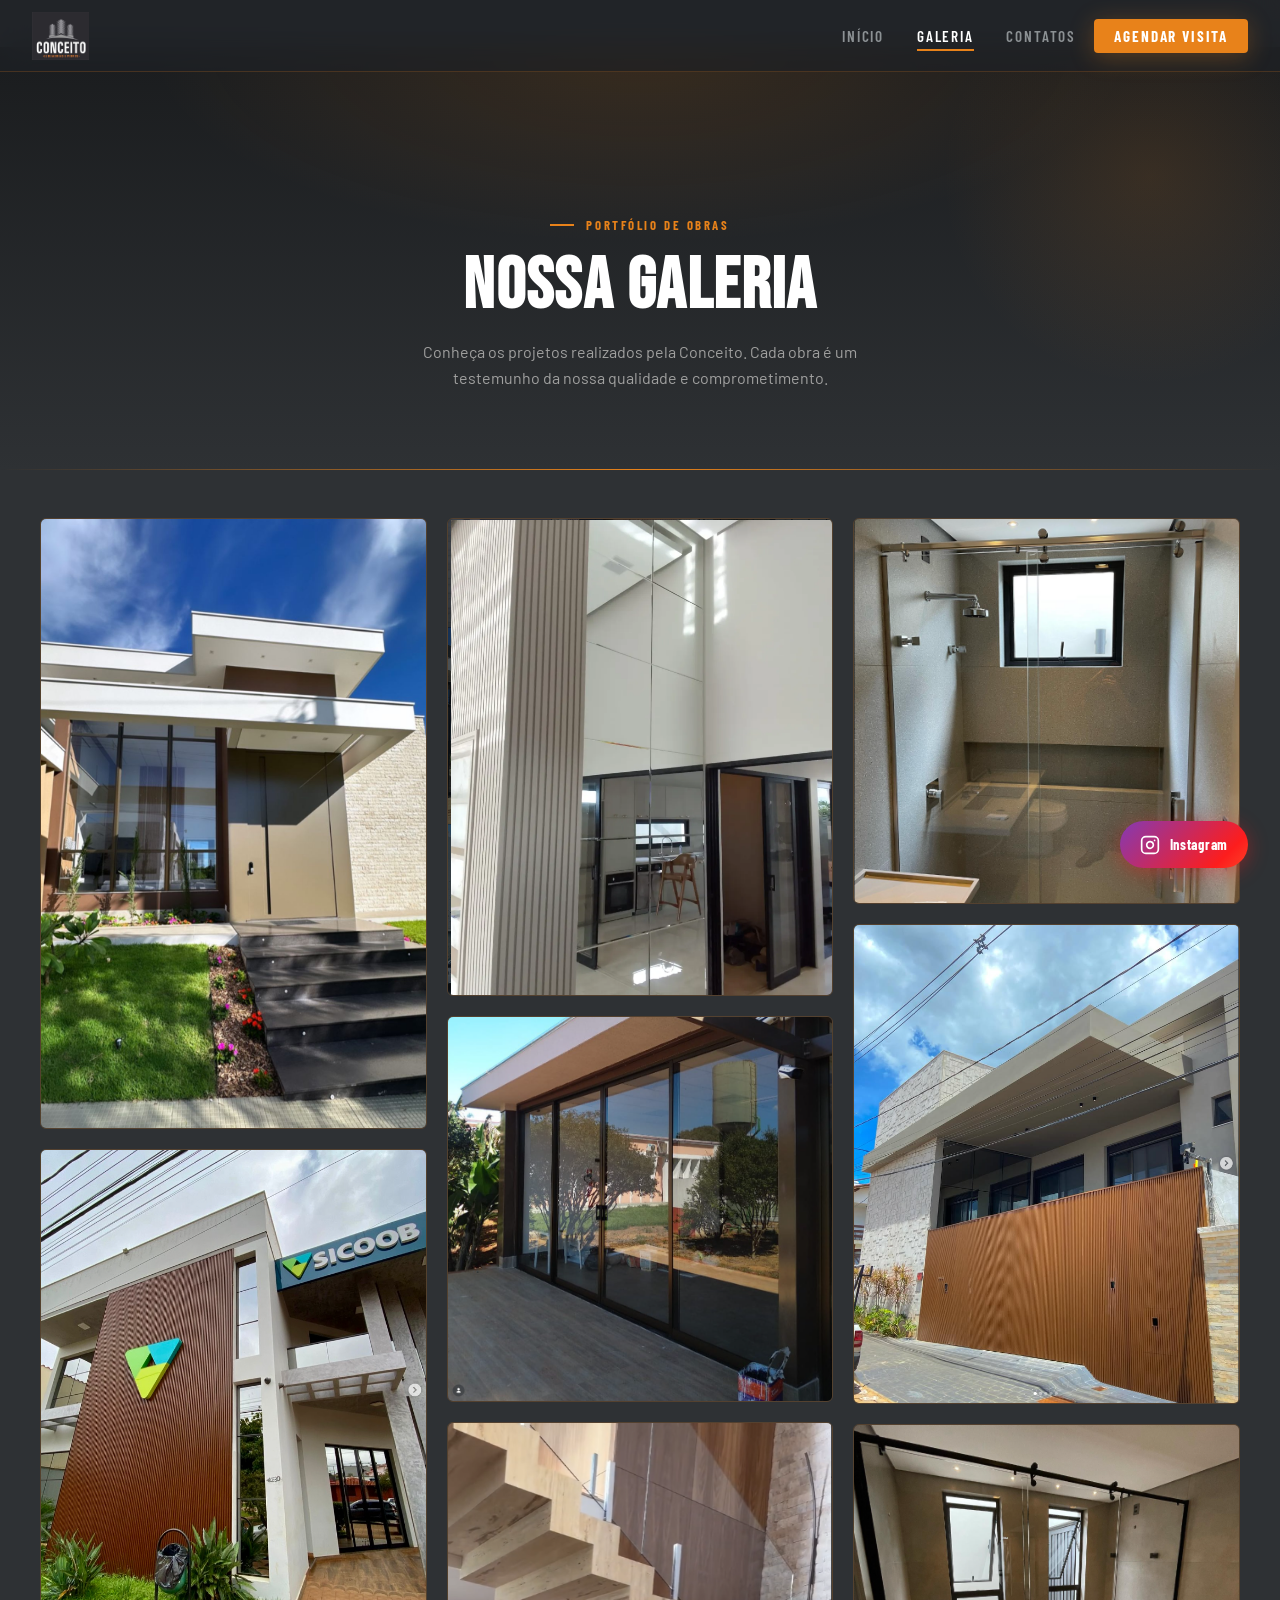
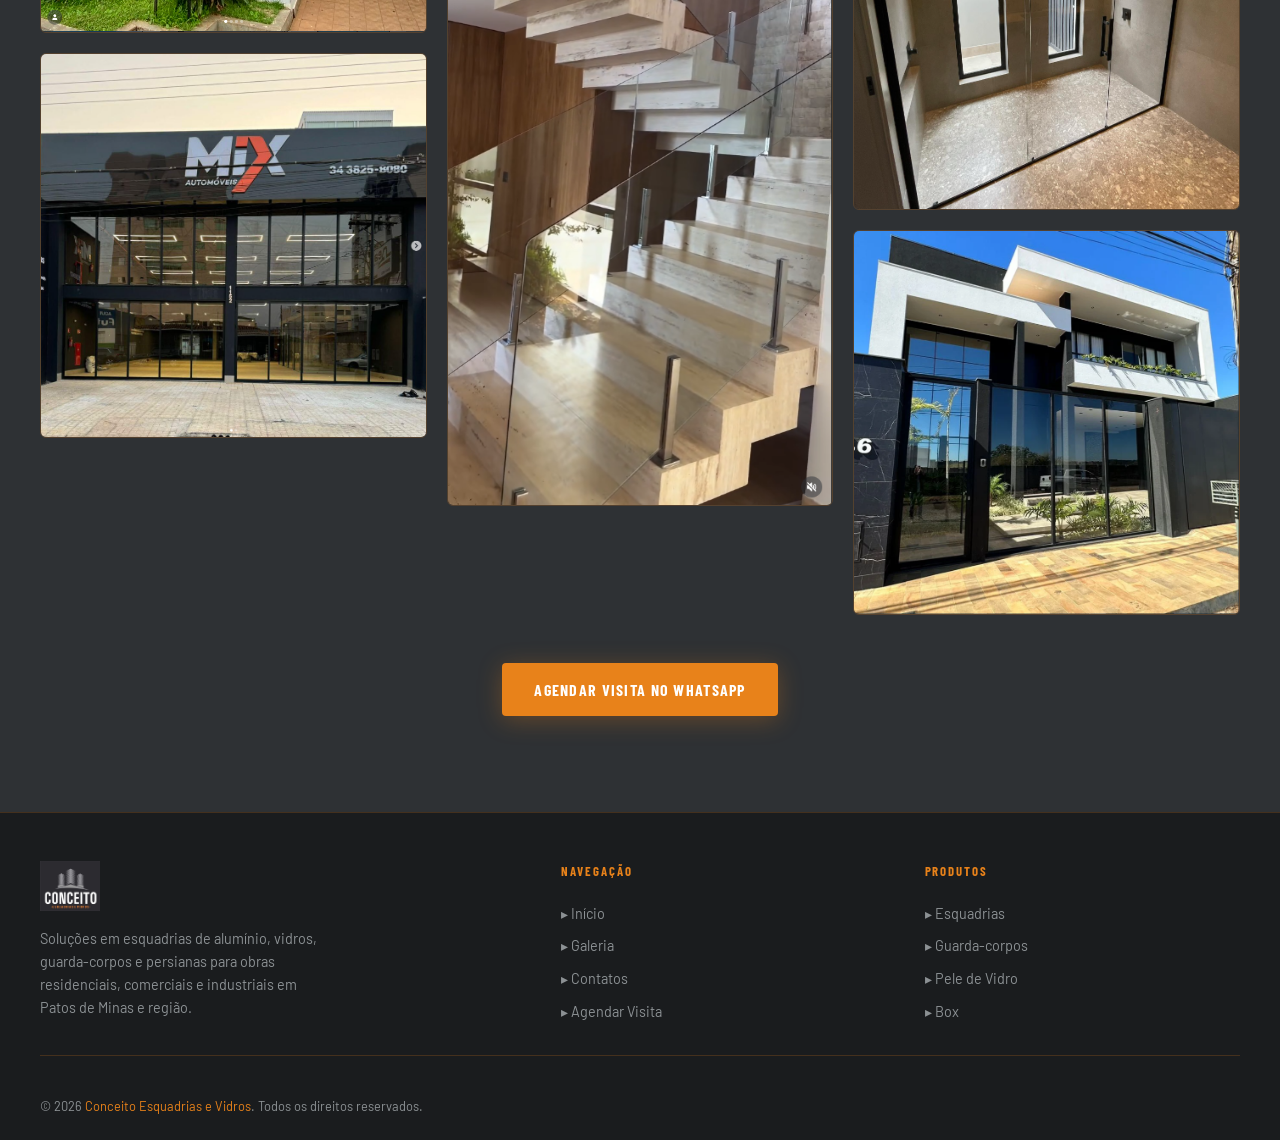
<file: galeria.html>
<!DOCTYPE html>
<html lang="pt-BR">
<head>
  <meta charset="UTF-8">
  <meta name="viewport" content="width=device-width, initial-scale=1.0">
  <title>Galeria de Obras | Conceito Esquadrias e Vidros</title>
  <meta name="description" content="Portfólio da Conceito: esquadrias, pele de vidro, box, portas de ACM, fachadas residenciais e comerciais em Patos de Minas–MG.">
  <meta name="robots" content="index, follow">
  <meta name="author" content="Conceito Esquadrias e Vidros">
  <meta name="theme-color" content="#E8821A">
  <link rel="canonical" id="canonical" href="/galeria">
  <link rel="icon" href="favicon.ico" sizes="any">
  <link rel="icon" type="image/png" sizes="32x32" href="favicon-32x32.png">
  <link rel="icon" type="image/png" sizes="16x16" href="favicon-16x16.png">
  <link rel="apple-touch-icon" href="apple-touch-icon.png">
  <link rel="manifest" href="site.webmanifest">
  <meta property="og:type" content="website">
  <meta property="og:locale" content="pt_BR">
  <meta property="og:site_name" content="Conceito Esquadrias e Vidros">
  <meta property="og:title" content="Galeria de Obras | Conceito Esquadrias e Vidros">
  <meta property="og:description" content="Conheça os projetos realizados pela Conceito em Patos de Minas e região.">
  <meta property="og:image" content="og-image.png">
  <meta property="og:url" content="/galeria">
  <meta name="twitter:card" content="summary_large_image">
  <meta name="twitter:title" content="Galeria de Obras | Conceito Esquadrias e Vidros">
  <meta name="twitter:description" content="Portfólio de esquadrias, vidros e fachadas em Patos de Minas–MG.">
  <meta name="twitter:image" content="og-image.png">
  <link rel="preconnect" href="https://fonts.googleapis.com">
  <link rel="preconnect" href="https://fonts.gstatic.com" crossorigin>
  <link href="https://fonts.googleapis.com/css2?family=Bebas+Neue&family=Barlow:wght@300;400;500;600;700&family=Barlow+Condensed:wght@400;600;700&display=swap" rel="stylesheet">
  <link rel="stylesheet" href="style.css">
  <style>
    /* ── Lightbox ── */
    .lightbox {
      display: flex;
      opacity: 0;
      visibility: hidden;
      pointer-events: none;
      position: fixed;
      inset: 0;
      background: rgba(0,0,0,0.93);
      z-index: 9999;
      align-items: center;
      justify-content: center;
      padding: 2rem;
      transition: opacity 0.35s ease, visibility 0.35s ease;
    }
    .lightbox.open {
      opacity: 1;
      visibility: visible;
      pointer-events: auto;
    }
    .lightbox-inner {
      max-width: 820px;
      width: 100%;
      background: var(--card-bg);
      border: 1px solid var(--border);
      border-radius: 8px;
      overflow: hidden;
      position: relative;
      transform: scale(0.92) translateY(18px);
      transition: transform 0.4s cubic-bezier(0.22, 1, 0.36, 1);
    }
    .lightbox.open .lightbox-inner {
      transform: scale(1) translateY(0);
    }
    .lightbox-img {
      width: 100%;
      background: #111;
      display: flex;
      align-items: center;
      justify-content: center;
    }
    .lightbox-img img {
      width: 100%;
      max-height: 70vh;
      object-fit: contain;
      display: block;
    }
    .lightbox-caption {
      padding: 1.25rem 1.5rem;
      display: flex;
      align-items: center;
      justify-content: space-between;
    }
    .lightbox-caption h4 {
      font-family: var(--font-condensed);
      font-weight: 700;
      font-size: 1rem;
      letter-spacing: 0.05em;
      color: var(--white);
    }
    .lightbox-caption span {
      font-size: 0.85rem;
      color: var(--orange);
      font-family: var(--font-condensed);
      font-weight: 600;
      letter-spacing: 0.1em;
      text-transform: uppercase;
    }
    .lightbox-close {
      position: absolute;
      top: 0.75rem; right: 0.75rem;
      background: var(--orange);
      color: white;
      border: none;
      border-radius: 50%;
      width: 32px; height: 32px;
      cursor: pointer;
      font-size: 1rem;
      display: flex; align-items: center; justify-content: center;
      transition: var(--transition);
      z-index: 10;
    }
    .lightbox-close:hover { background: var(--orange-light); transform: scale(1.1); }

    /* ── Gallery: masonry columns ── */
    .gallery-grid {
      columns: 3;
      column-gap: 1.25rem;
    }
    @media (max-width: 860px)  { .gallery-grid { columns: 2; } }
    @media (max-width: 500px)  { .gallery-grid { columns: 1; } }

    .gallery-item {
      break-inside: avoid;
      margin-bottom: 1.25rem;
      border-radius: 6px;
      overflow: hidden;
      position: relative;
      border: 1px solid var(--border);
      transition: transform 0.45s cubic-bezier(0.22, 1, 0.36, 1), border-color 0.35s ease, box-shadow 0.45s ease;
      cursor: pointer;
      display: block;
    }
    .gallery-item:hover {
      border-color: var(--orange);
      transform: translateY(-6px) scale(1.015);
      box-shadow: 0 18px 40px rgba(0,0,0,0.45), 0 0 0 1px rgba(232,130,26,0.35);
    }

    .gallery-item img.gi {
      width: 100%;
      height: auto;
      display: block;
      transition: transform 0.7s cubic-bezier(0.22, 1, 0.36, 1), filter 0.45s ease;
    }
    .gallery-item:hover img.gi {
      transform: scale(1.07);
      filter: brightness(1.08) saturate(1.05);
    }

    .gallery-overlay {
      position: absolute;
      inset: 0;
      background: linear-gradient(to top, rgba(0,0,0,0.82) 0%, transparent 58%);
      opacity: 0;
      transition: opacity 0.4s ease;
      display: flex;
      align-items: flex-end;
      padding: 1rem;
      pointer-events: none;
    }
    .gallery-item:hover .gallery-overlay { opacity: 1; }

    .gallery-cat-tag {
      font-family: var(--font-condensed);
      font-size: 0.75rem;
      font-weight: 700;
      letter-spacing: 0.1em;
      text-transform: uppercase;
      background: var(--orange);
      color: white;
      padding: 0.25rem 0.6rem;
      border-radius: 2px;
      transform: translateY(10px);
      transition: transform 0.4s cubic-bezier(0.22, 1, 0.36, 1);
    }
    .gallery-item:hover .gallery-cat-tag { transform: translateY(0); }
  </style>
</head>
<body>
  <a class="skip-link" href="#galeria">Pular para o conteúdo</a>

  <header class="site-header" id="header">
    <a href="index.html" class="logo-wrap">
      <img src="logo.png" alt="Conceito Esquadrias e Vidros">
    </a>
    <nav aria-label="Principal">
      <ul class="nav-links" id="navLinks">
        <li><a href="index.html">Início</a></li>
        <li><a href="galeria.html" class="active">Galeria</a></li>
        <li><a href="contatos.html">Contatos</a></li>
        <li>
          <a href="https://wa.me/553438147600?text=Ol%C3%A1!%20Gostaria%20de%20agendar%20uma%20visita%20t%C3%A9cnica." class="nav-cta" target="_blank" rel="noopener noreferrer">Agendar Visita</a>
        </li>
      </ul>
    </nav>
    <button class="hamburger" id="hamburger" type="button" aria-label="Abrir menu" aria-expanded="false" aria-controls="navLinks" onclick="toggleMenu()">
      <span></span><span></span><span></span>
    </button>
  </header>

  <a href="https://wa.me/553438147600?text=Ol%C3%A1!%20Gostaria%20de%20agendar%20uma%20visita%20t%C3%A9cnica." target="_blank" rel="noopener noreferrer" class="wa-fab" title="Agendar visita no WhatsApp" aria-label="Agendar visita no WhatsApp">
    <svg viewBox="0 0 24 24" fill="currentColor" aria-hidden="true"><path d="M17.472 14.382c-.297-.149-1.758-.867-2.03-.967-.273-.099-.471-.148-.67.15-.197.297-.767.966-.94 1.164-.173.199-.347.223-.644.075-.297-.15-1.255-.463-2.39-1.475-.883-.788-1.48-1.761-1.653-2.059-.173-.297-.018-.458.13-.606.134-.133.298-.347.446-.52.149-.174.198-.298.298-.497.099-.198.05-.371-.025-.52-.075-.149-.669-1.612-.916-2.207-.242-.579-.487-.5-.669-.51-.173-.008-.371-.01-.57-.01-.198 0-.52.074-.792.372-.272.297-1.04 1.016-1.04 2.479 0 1.462 1.065 2.875 1.213 3.074.149.198 2.096 3.2 5.077 4.487.709.306 1.262.489 1.694.625.712.227 1.36.195 1.871.118.571-.085 1.758-.719 2.006-1.413.248-.694.248-1.289.173-1.413-.074-.124-.272-.198-.57-.347m-5.421 7.403h-.004a9.87 9.87 0 01-5.031-1.378l-.361-.214-3.741.982.998-3.648-.235-.374a9.86 9.86 0 01-1.51-5.26c.001-5.45 4.436-9.884 9.888-9.884 2.64 0 5.122 1.03 6.988 2.898a9.825 9.825 0 012.893 6.994c-.003 5.45-4.437 9.884-9.885 9.884m8.413-18.297A11.815 11.815 0 0012.05 0C5.495 0 .16 5.335.157 11.892c0 2.096.547 4.142 1.588 5.945L.057 24l6.305-1.654a11.882 11.882 0 005.683 1.448h.005c6.554 0 11.89-5.335 11.893-11.893a11.821 11.821 0 00-3.48-8.413z"/></svg>
    <span>WhatsApp</span>
  </a>
  <a href="https://www.instagram.com/conceitoesquadriasevidros/" target="_blank" rel="noopener noreferrer" class="insta-fab" title="Siga no Instagram" aria-label="Siga-nos no Instagram">
    <svg viewBox="0 0 24 24" fill="none" stroke="currentColor" stroke-width="2" stroke-linecap="round" stroke-linejoin="round" aria-hidden="true">
      <rect x="2" y="2" width="20" height="20" rx="5" ry="5"/>
      <path d="M16 11.37A4 4 0 1 1 12.63 8 4 4 0 0 1 16 11.37z"/>
      <line x1="17.5" y1="6.5" x2="17.51" y2="6.5"/>
    </svg>
    <span>Instagram</span>
  </a>

  <!-- PAGE HERO -->
  <section class="page-hero">
    <div class="section-label" style="justify-content:center;margin-bottom:1rem;">Portfólio de Obras</div>
    <h1 class="section-title" style="font-size:clamp(2.5rem,7vw,4.5rem);">Nossa Galeria</h1>
    <p style="font-size:1rem;color:rgba(240,238,235,0.6);max-width:500px;margin:1rem auto 0;line-height:1.6;">
      Conheça os projetos realizados pela Conceito. Cada obra é um testemunho da nossa qualidade e comprometimento.
    </p>
  </section>

  <section class="section" id="galeria" style="padding-top:3rem;">
    <div class="section-inner">
      <div class="gallery-grid" id="galleryGrid">

        <!-- 904×902 ≈ quadrada -->
        <div class="gallery-item fade-up" onclick="openLightbox('Portas de ACM','ACM','acm.png')">
          <img src="acm.png" alt="Portas de ACM em alumínio composto" class="gi" width="904" height="902" loading="lazy">
          <div class="gallery-overlay"><span class="gallery-cat-tag">Portas de ACM</span></div>
        </div>

        <!-- 725×908 retrato -->
        <div class="gallery-item fade-up" onclick="openLightbox('Fachada Empresarial','Fachadas Vidros/alumínio','empresarial.png')">
          <img src="empresarial.png" alt="Fachada empresarial em vidro e alumínio" class="gi" width="725" height="908" loading="lazy">
          <div class="gallery-overlay"><span class="gallery-cat-tag">Fachada Empresarial</span></div>
        </div>

        <!-- 908×905 ≈ quadrada -->
        <div class="gallery-item fade-up" onclick="openLightbox('Fachadas Comerciais','Fachadas Vidro/alumínio','comercial.png')">
          <img src="comercial.png" alt="Fachada comercial em vidro e alumínio" class="gi" width="908" height="905" loading="lazy">
          <div class="gallery-overlay"><span class="gallery-cat-tag">Fachadas Comerciais</span></div>
        </div>

        <!-- 731×904 retrato -->
        <div class="gallery-item fade-up" onclick="openLightbox('Peles de Vidro','Pele de Vidro','pele.png')">
          <img src="pele.png" alt="Pele de vidro em fachada comercial" class="gi" width="731" height="904" loading="lazy">
          <div class="gallery-overlay"><span class="gallery-cat-tag">Peles de Vidro</span></div>
        </div>

        <!-- 906×904 ≈ quadrada -->
        <div class="gallery-item fade-up" onclick="openLightbox('Portas de Correr','Esquadrias','correr.png')">
          <img src="correr.png" alt="Portas de correr em alumínio" class="gi" width="906" height="904" loading="lazy">
          <div class="gallery-overlay"><span class="gallery-cat-tag">Portas de Correr</span></div>
        </div>

        <!-- 511×906 retrato alto -->
        <div class="gallery-item fade-up" onclick="openLightbox('Escadas','Vidros temperados','escada.png')">
          <img src="escada.png" alt="Guarda-corpo e escada em vidro temperado" class="gi" width="511" height="906" loading="lazy">
          <div class="gallery-overlay"><span class="gallery-cat-tag">Escadas</span></div>
        </div>

        <!-- 906×904 ≈ quadrada -->
        <div class="gallery-item fade-up" onclick="openLightbox('Box','Vidros temperados','Box.png')">
          <img src="Box.png" alt="Box de banheiro em vidro temperado" class="gi" width="906" height="904" loading="lazy">
          <div class="gallery-overlay"><span class="gallery-cat-tag">Box</span></div>
        </div>

        <!-- 729×905 retrato -->
        <div class="gallery-item fade-up" onclick="openLightbox('Portas Ripadas','Ripados','ripado.png')">
          <img src="ripado.png" alt="Portas ripadas em alumínio" class="gi" width="729" height="905" loading="lazy">
          <div class="gallery-overlay"><span class="gallery-cat-tag">Portas Ripadas</span></div>
        </div>

        <!-- 912×907 ≈ quadrada -->
        <div class="gallery-item fade-up" onclick="openLightbox('Janelas Maxim-ar','Esquadrias','max.png')">
          <img src="max.png" alt="Janelas maxim-ar em alumínio" class="gi" width="912" height="907" loading="lazy">
          <div class="gallery-overlay"><span class="gallery-cat-tag">Janelas Maxim-ar</span></div>
        </div>

        <!-- 908×905 ≈ quadrada -->
        <div class="gallery-item fade-up" onclick="openLightbox('Fachadas Residenciais','Fachadas Vidro/Alumínio','residencial.png')">
          <img src="residencial.png" alt="Fachada residencial em vidro e alumínio" class="gi" width="908" height="905" loading="lazy">
          <div class="gallery-overlay"><span class="gallery-cat-tag">Fachadas Residenciais</span></div>
        </div>

      </div><!-- /gallery-grid -->

      <div style="text-align:center;margin-top:3rem;">
        <a href="https://wa.me/553438147600?text=Ol%C3%A1!%20Gostaria%20de%20agendar%20uma%20visita%20t%C3%A9cnica." class="btn-primary" target="_blank" rel="noopener noreferrer">Agendar Visita no WhatsApp</a>
      </div>
    </div>
  </section>

  <!-- LIGHTBOX -->
  <div class="lightbox" id="lightbox" onclick="closeLightbox(event)">
    <div class="lightbox-inner">
      <button class="lightbox-close" onclick="closeLightbox()">✕</button>
      <div class="lightbox-img" id="lightboxImg"></div>
      <div class="lightbox-caption">
        <h4 id="lightboxTitle"></h4>
        <span id="lightboxCat"></span>
      </div>
    </div>
  </div>

  <!-- FOOTER -->
  <footer class="site-footer">
    <div class="footer-inner">
      <div class="footer-top">
        <div class="footer-brand">
          <img src="logo.png" alt="Conceito Esquadrias e Vidros">
          <p>Soluções em esquadrias de alumínio, vidros, guarda-corpos e persianas para obras residenciais, comerciais e industriais em Patos de Minas e região.</p>
        </div>
        <div class="footer-col">
          <h4>Navegação</h4>
          <ul>
            <li><a href="index.html">▸ Início</a></li>
            <li><a href="galeria.html">▸ Galeria</a></li>
            <li><a href="contatos.html">▸ Contatos</a></li>
            <li><a href="https://wa.me/553438147600?text=Ol%C3%A1!%20Gostaria%20de%20agendar%20uma%20visita%20t%C3%A9cnica." target="_blank" rel="noopener noreferrer">▸ Agendar Visita</a></li>
          </ul>
        </div>
        <div class="footer-col">
          <h4>Produtos</h4>
          <ul>
            <li><a href="galeria.html">▸ Esquadrias</a></li>
            <li><a href="galeria.html">▸ Guarda-corpos</a></li>
            <li><a href="galeria.html">▸ Pele de Vidro</a></li>
            <li><a href="galeria.html">▸ Box</a></li>
          </ul>
        </div>
      </div>
      <div class="footer-bottom">
        <p class="footer-copy">© 2026 <span>Conceito Esquadrias e Vidros</span>. Todos os direitos reservados.</p>
      </div>
    </div>
  </footer>

  <script src="site.js" defer></script>
  <script>
    function openLightbox(title, cat, imgSrc) {
      document.getElementById('lightboxTitle').textContent = title;
      document.getElementById('lightboxCat').textContent = cat;
      const img = document.createElement('img');
      img.src = imgSrc;
      img.alt = title;
      const holder = document.getElementById('lightboxImg');
      holder.replaceChildren(img);
      document.getElementById('lightbox').classList.add('open');
      document.body.style.overflow = 'hidden';
    }

    function closeLightbox(e) {
      if (!e || e.target === document.getElementById('lightbox') ||
          e.currentTarget.classList.contains('lightbox-close')) {
        document.getElementById('lightbox').classList.remove('open');
        document.body.style.overflow = '';
      }
    }

    document.addEventListener('keydown', function (e) {
      if (e.key === 'Escape') closeLightbox({ target: document.getElementById('lightbox') });
    });
  </script>
</body>
</html>
</file>
<file: style.css>
/* ============================================
   CSS VARIABLES

============================================ */
:root {
  --orange: #E8821A;
  --orange-light: #F59332;
  --orange-dark: #C46A10;
  --dark: #2E3134;
  --mid: #484D50;
  --mid-light: #5C6265;
  --light-gray: #8C9194;
  --off-white: #F0EEEB;
  --white: #FFFFFF;
  --black: #1A1C1E;
  --card-bg: #3A3F42;
  --border: rgba(232, 130, 26, 0.2);

  --font-display: 'Bebas Neue', sans-serif;
  --font-condensed: 'Barlow Condensed', sans-serif;
  --font-body: 'Barlow', sans-serif;

  --ease: cubic-bezier(0.22, 1, 0.36, 1);
  --ease-out: cubic-bezier(0.16, 1, 0.3, 1);
  --transition: all 0.35s var(--ease);
  --shadow: 0 8px 32px rgba(0,0,0,0.4);
  --shadow-orange: 0 4px 24px rgba(232, 130, 26, 0.3);
  --radius: 4px;
}

/* ============================================
   RESET & BASE
============================================ */
*, *::before, *::after {
  margin: 0; padding: 0;
  box-sizing: border-box;
}

html { scroll-behavior: smooth; }

body {
  font-family: var(--font-body);
  background:
    radial-gradient(1200px 600px at 110% -10%, rgba(232,130,26,0.08), transparent 55%),
    radial-gradient(900px 500px at -10% 110%, rgba(232,130,26,0.05), transparent 50%),
    var(--dark);
  color: var(--off-white);
  overflow-x: hidden;
  line-height: 1.6;
}

::selection {
  background: var(--orange);
  color: #fff;
}

img { max-width: 100%; display: block; }
a { text-decoration: none; color: inherit; }

.skip-link {
  position: absolute;
  left: -999px;
  top: 0;
  background: var(--orange);
  color: #fff;
  padding: 0.6rem 1rem;
  z-index: 2000;
}
.skip-link:focus {
  left: 1rem;
  top: 1rem;
}

/* ============================================
   SCROLLBAR
============================================ */
::-webkit-scrollbar { width: 6px; }
::-webkit-scrollbar-track { background: var(--dark); }
::-webkit-scrollbar-thumb { background: var(--orange); border-radius: 3px; }

/* ============================================
   HEADER / NAV
============================================ */
.site-header {
  position: fixed;
  top: 0; left: 0; right: 0;
  z-index: 1000;
  background: rgba(30, 33, 36, 0.72);
  backdrop-filter: blur(16px) saturate(140%);
  -webkit-backdrop-filter: blur(16px) saturate(140%);
  border-bottom: 1px solid var(--border);
  padding: 0 2rem;
  display: flex;
  align-items: center;
  justify-content: space-between;
  height: 72px;
  transition: height 0.35s var(--ease), background 0.35s var(--ease), box-shadow 0.35s var(--ease);
}

.site-header.scrolled {
  height: 60px;
  background: rgba(26, 28, 30, 0.92);
  box-shadow: var(--shadow);
}

.logo-wrap {
  display: flex;
  align-items: center;
  gap: 0.75rem;
}

.logo-wrap img {
  height: 48px;
  width: auto;
  transition: height 0.35s var(--ease), transform 0.35s var(--ease), filter 0.35s var(--ease);
}

.logo-wrap:hover img {
  transform: scale(1.04);
  filter: brightness(1.08);
}

.site-header.scrolled .logo-wrap img { height: 40px; }

.nav-links {
  display: flex;
  list-style: none;
  gap: 0.25rem;
  align-items: center;
}

.nav-links a {
  font-family: var(--font-condensed);
  font-size: 0.95rem;
  font-weight: 600;
  letter-spacing: 0.12em;
  text-transform: uppercase;
  color: var(--light-gray);
  padding: 0.5rem 0.9rem;
  border-radius: var(--radius);
  transition: var(--transition);
  position: relative;
}

.nav-links a::after {
  content: '';
  position: absolute;
  bottom: 2px; left: 50%; right: 50%;
  height: 2px;
  background: var(--orange);
  transition: var(--transition);
}

.nav-links a:hover,
.nav-links a.active {
  color: var(--white);
}

.nav-links a:hover::after,
.nav-links a.active::after {
  left: 0.9rem; right: 0.9rem;
}

.nav-cta {
  background: var(--orange) !important;
  color: var(--white) !important;
  padding: 0.5rem 1.25rem !important;
  border-radius: var(--radius) !important;
  font-weight: 700 !important;
  box-shadow: var(--shadow-orange);
  overflow: hidden;
}

.nav-cta::after { display: none !important; }
.nav-cta:hover { background: var(--orange-light) !important; transform: translateY(-1px); box-shadow: 0 8px 24px rgba(232,130,26,0.45); }

.hamburger {
  display: none;
  flex-direction: column;
  justify-content: center;
  gap: 5px;
  cursor: pointer;
  padding: 0.5rem;
  background: none;
  border: none;
  width: 40px;
  height: 40px;
}

.hamburger span {
  display: block;
  width: 24px; height: 2px;
  background: var(--off-white);
  border-radius: 2px;
  transition: transform 0.3s var(--ease), opacity 0.2s ease;
  transform-origin: center;
}

.hamburger.open span:nth-child(1) { transform: translateY(7px) rotate(45deg); }
.hamburger.open span:nth-child(2) { opacity: 0; transform: scaleX(0); }
.hamburger.open span:nth-child(3) { transform: translateY(-7px) rotate(-45deg); }

/* ============================================
   HERO — INDEX
============================================ */
.hero {
  min-height: 100vh;
  position: relative;
  display: flex;
  align-items: center;
  overflow: hidden;
}

.hero-bg {
  position: absolute;
  inset: 0;
  background: 
    linear-gradient(135deg, rgba(30,33,36,0.97) 0%, rgba(72,77,80,0.85) 50%, rgba(30,33,36,0.97) 100%),
    url('data:image/svg+xml,<svg xmlns="http://www.w3.org/2000/svg" width="60" height="60"><path d="M0 60L60 0M-10 10L10-10M50 70L70 50" stroke="%23E8821A" stroke-width="0.3" opacity="0.15"/></svg>');
  background-size: cover, 60px 60px;
  animation: heroGrain 28s linear infinite;
}

@keyframes heroGrain {
  from { background-position: 0 0, 0 0; }
  to { background-position: 0 0, 60px 60px; }
}

.hero-accent {
  position: absolute;
  right: -100px;
  top: 50%;
  transform: translateY(-50%);
  width: 600px;
  height: 600px;
  background: radial-gradient(circle, rgba(232,130,26,0.16) 0%, transparent 70%);
  pointer-events: none;
  animation: glowPulse 7s ease-in-out infinite;
}

@keyframes glowPulse {
  0%, 100% { opacity: 0.7; transform: translateY(-50%) scale(1); }
  50% { opacity: 1; transform: translateY(-50%) scale(1.08); }
}

@keyframes glowSoft {
  0%, 100% { opacity: 0.55; transform: scale(1); }
  50% { opacity: 1; transform: scale(1.08); }
}

.hero-content {
  position: relative;
  z-index: 2;
  max-width: 1200px;
  margin: 0 auto;
  padding: 8rem 2rem 4rem;
  display: grid;
  grid-template-columns: 1fr 1fr;
  gap: 4rem;
  align-items: center;
  width: 100%;
}

.hero-text { }

.hero-badge {
  display: inline-flex;
  align-items: center;
  gap: 0.5rem;
  background: rgba(232,130,26,0.15);
  border: 1px solid rgba(232,130,26,0.4);
  color: var(--orange);
  font-family: var(--font-condensed);
  font-size: 0.8rem;
  font-weight: 700;
  letter-spacing: 0.15em;
  text-transform: uppercase;
  padding: 0.4rem 1rem;
  border-radius: 2px;
  margin-bottom: 1.5rem;
}

.hero-badge::before {
  content: '';
  width: 6px; height: 6px;
  background: var(--orange);
  border-radius: 50%;
  animation: pulse 2s infinite;
}

@keyframes pulse {
  0%, 100% { opacity: 1; transform: scale(1); }
  50% { opacity: 0.5; transform: scale(1.3); }
}

.hero-title {
  font-family: var(--font-display);
  font-size: clamp(3.5rem, 8vw, 6rem);
  line-height: 0.95;
  letter-spacing: 0.02em;
  color: var(--white);
  margin-bottom: 0.5rem;
}

.hero-title span {
  color: var(--orange);
  background: linear-gradient(90deg, var(--orange-dark), var(--orange-light), var(--orange));
  background-size: 200% auto;
  -webkit-background-clip: text;
  background-clip: text;
  -webkit-text-fill-color: transparent;
  animation: textShine 5s ease-in-out infinite;
}

@keyframes textShine {
  0%, 100% { background-position: 0% center; }
  50% { background-position: 100% center; }
}

.hero-subtitle {
  font-family: var(--font-condensed);
  font-size: 1.1rem;
  font-weight: 600;
  letter-spacing: 0.2em;
  color: var(--light-gray);
  text-transform: uppercase;
  margin-bottom: 1.5rem;
}

.hero-desc {
  font-size: 1rem;
  color: rgba(240,238,235,0.7);
  max-width: 480px;
  margin-bottom: 2.5rem;
  line-height: 1.7;
}

.hero-buttons {
  display: flex;
  gap: 1rem;
  flex-wrap: wrap;
}

.btn-primary {
  display: inline-flex;
  align-items: center;
  gap: 0.6rem;
  background: var(--orange);
  color: var(--white);
  font-family: var(--font-condensed);
  font-size: 1rem;
  font-weight: 700;
  letter-spacing: 0.08em;
  text-transform: uppercase;
  padding: 0.85rem 2rem;
  border-radius: var(--radius);
  border: none;
  cursor: pointer;
  transition: transform 0.35s var(--ease), background 0.35s var(--ease), box-shadow 0.35s var(--ease);
  box-shadow: var(--shadow-orange);
  position: relative;
  overflow: hidden;
  isolation: isolate;
}

.btn-primary::after {
  content: '';
  position: absolute;
  inset: 0;
  background: linear-gradient(105deg, transparent 35%, rgba(255,255,255,0.28) 50%, transparent 65%);
  transform: translateX(-120%);
  transition: transform 0.6s var(--ease);
  z-index: -1;
}

.btn-primary:hover {
  background: var(--orange-light);
  transform: translateY(-3px);
  box-shadow: 0 12px 32px rgba(232,130,26,0.45);
}

.btn-primary:hover::after { transform: translateX(120%); }

.btn-primary:active { transform: translateY(0); }

.btn-secondary {
  display: inline-flex;
  align-items: center;
  gap: 0.6rem;
  background: transparent;
  color: var(--off-white);
  font-family: var(--font-condensed);
  font-size: 1rem;
  font-weight: 700;
  letter-spacing: 0.08em;
  text-transform: uppercase;
  padding: 0.85rem 2rem;
  border-radius: var(--radius);
  border: 1px solid rgba(240,238,235,0.25);
  cursor: pointer;
  transition: transform 0.35s var(--ease), border-color 0.35s var(--ease), color 0.35s var(--ease), background 0.35s var(--ease), box-shadow 0.35s var(--ease);
}

.btn-secondary:hover {
  border-color: var(--orange);
  color: var(--orange);
  background: rgba(232,130,26,0.08);
  transform: translateY(-3px);
  box-shadow: 0 8px 24px rgba(0,0,0,0.25);
}

.hero-visual {
  display: flex;
  flex-direction: column;
  gap: 1.5rem;
}

.hero-logo-display {
  background: var(--card-bg);
  border: 1px solid var(--border);
  border-radius: 8px;
  padding: 3rem;
  display: flex;
  align-items: center;
  justify-content: center;
  position: relative;
  overflow: hidden;
  transition: border-color 0.4s var(--ease), box-shadow 0.4s var(--ease);
}

.hero-logo-display:hover {
  border-color: rgba(232,130,26,0.55);
  box-shadow: 0 16px 48px rgba(0,0,0,0.35), 0 0 0 1px rgba(232,130,26,0.15);
}

.hero-logo-display::before {
  content: '';
  position: absolute;
  inset: 0;
  background: linear-gradient(135deg, rgba(232,130,26,0.08) 0%, transparent 60%);
}

.hero-logo-display::after {
  content: '';
  position: absolute;
  top: -40%;
  left: -30%;
  width: 40%;
  height: 180%;
  background: linear-gradient(90deg, transparent, rgba(255,255,255,0.08), transparent);
  transform: rotate(18deg);
  animation: cardSheen 5.5s ease-in-out infinite;
}

@keyframes cardSheen {
  0% { transform: translateX(-120%) rotate(18deg); }
  55%, 100% { transform: translateX(420%) rotate(18deg); }
}

.hero-logo-display img {
  max-width: 260px;
  position: relative;
  z-index: 1;
  filter: drop-shadow(0 8px 24px rgba(0,0,0,0.5));
  animation: float 4s ease-in-out infinite;
}

@keyframes float {
  0%, 100% { transform: translateY(0); }
  50% { transform: translateY(-10px); }
}

.hero-stats {
  display: grid;
  grid-template-columns: repeat(3, 1fr);
  gap: 1rem;
}

.stat-card {
  background: var(--card-bg);
  border: 1px solid var(--border);
  border-radius: var(--radius);
  padding: 1.25rem 1rem;
  text-align: center;
  transition: transform 0.4s var(--ease), border-color 0.4s var(--ease), box-shadow 0.4s var(--ease);
}

.stat-card:hover {
  border-color: var(--orange);
  transform: translateY(-6px);
  box-shadow: var(--shadow-orange);
}

.hero-visual.visible .stat-card {
  animation: riseIn 0.7s var(--ease-out) both;
}
.hero-visual.visible .stat-card:nth-child(1) { animation-delay: 0.15s; }
.hero-visual.visible .stat-card:nth-child(2) { animation-delay: 0.25s; }
.hero-visual.visible .stat-card:nth-child(3) { animation-delay: 0.35s; }

.stat-number {
  font-family: var(--font-display);
  font-size: 2rem;
  color: var(--orange);
  line-height: 1;
  margin-bottom: 0.25rem;
}

.stat-label {
  font-family: var(--font-condensed);
  font-size: 0.75rem;
  font-weight: 600;
  letter-spacing: 0.1em;
  text-transform: uppercase;
  color: var(--light-gray);
}

/* Instagram FAB */
.insta-fab {
  position: fixed;
  bottom: 2rem;
  right: 2rem;
  z-index: 900;
  display: flex;
  align-items: center;
  gap: 0.6rem;
  background: linear-gradient(135deg, #833ab4, #fd1d1d, #fcb045);
  background-size: 160% 160%;
  color: white;
  padding: 0.75rem 1.25rem;
  border-radius: 50px;
  font-family: var(--font-condensed);
  font-size: 0.9rem;
  font-weight: 700;
  letter-spacing: 0.05em;
  box-shadow: 0 4px 20px rgba(253,29,29,0.4);
  transition: transform 0.35s var(--ease), box-shadow 0.35s var(--ease);
  animation: fabIn 0.7s var(--ease-out) 0.6s both, instaShift 8s ease infinite;
}

.insta-fab:hover {
  transform: translateY(-4px) scale(1.05);
  box-shadow: 0 10px 32px rgba(253,29,29,0.55);
}

.insta-fab svg { width: 20px; height: 20px; }

.wa-fab {
  position: fixed;
  bottom: 5.6rem;
  right: 2rem;
  z-index: 900;
  display: flex;
  align-items: center;
  gap: 0.6rem;
  background: #25D366;
  color: white;
  padding: 0.75rem 1.25rem;
  border-radius: 50px;
  font-family: var(--font-condensed);
  font-size: 0.9rem;
  font-weight: 700;
  letter-spacing: 0.05em;
  box-shadow: 0 4px 20px rgba(37, 211, 102, 0.4);
  transition: transform 0.35s var(--ease), background 0.35s var(--ease), box-shadow 0.35s var(--ease);
  animation: fabIn 0.7s var(--ease-out) 0.45s both;
  position: relative;
}

.wa-fab::before {
  content: '';
  position: absolute;
  inset: 0;
  border-radius: inherit;
  box-shadow: 0 0 0 0 rgba(37, 211, 102, 0.55);
  animation: fabPing 2.4s ease-out infinite;
  pointer-events: none;
}

.wa-fab:hover {
  transform: translateY(-4px) scale(1.05);
  background: #1ebe57;
  box-shadow: 0 10px 32px rgba(37, 211, 102, 0.55);
}
.wa-fab svg { width: 20px; height: 20px; }

@keyframes fabIn {
  from { opacity: 0; transform: translateY(18px) scale(0.9); }
  to { opacity: 1; transform: translateY(0) scale(1); }
}

@keyframes fabPing {
  0% { box-shadow: 0 0 0 0 rgba(37, 211, 102, 0.5); }
  100% { box-shadow: 0 0 0 14px rgba(37, 211, 102, 0); }
}

@keyframes instaShift {
  0%, 100% { background-position: 0% 50%; }
  50% { background-position: 100% 50%; }
}

/* ============================================
   SECTIONS COMMON
============================================ */
.section {
  padding: 6rem 2rem;
}

.section-inner {
  max-width: 1200px;
  margin: 0 auto;
}

.section-label {
  display: inline-flex;
  align-items: center;
  gap: 0.75rem;
  font-family: var(--font-condensed);
  font-size: 0.8rem;
  font-weight: 700;
  letter-spacing: 0.2em;
  text-transform: uppercase;
  color: var(--orange);
  margin-bottom: 1rem;
}

.section-label::before {
  content: '';
  display: block;
  width: 24px; height: 2px;
  background: var(--orange);
  transform-origin: left center;
  animation: labelLine 1.2s var(--ease-out) both;
}

@keyframes labelLine {
  from { transform: scaleX(0); opacity: 0; }
  to { transform: scaleX(1); opacity: 1; }
}

.section-title {
  font-family: var(--font-display);
  font-size: clamp(2rem, 5vw, 3.5rem);
  line-height: 1;
  letter-spacing: 0.02em;
  color: var(--white);
  margin-bottom: 1rem;
}

.section-desc {
  font-size: 1rem;
  color: rgba(240,238,235,0.65);
  max-width: 540px;
  line-height: 1.7;
  margin-bottom: 3rem;
}

/* ============================================
   SOBRE — INDEX
============================================ */
.sobre-section {
  background: var(--mid);
}

.sobre-grid {
  display: grid;
  grid-template-columns: 1fr 1fr;
  gap: 5rem;
  align-items: center;
}

.sobre-visual {
  position: relative;
}

.sobre-img-frame {
  background: var(--dark);
  border: 2px solid var(--border);
  border-radius: 8px;
  overflow: hidden;
  aspect-ratio: 4/3;
  display: flex;
  align-items: center;
  justify-content: center;
  font-family: var(--font-condensed);
  font-size: 1rem;
  color: var(--light-gray);
  letter-spacing: 0.1em;
  text-transform: uppercase;
  transition: border-color 0.4s var(--ease), box-shadow 0.4s var(--ease);
}

.sobre-img-frame:hover {
  border-color: rgba(232,130,26,0.55);
  box-shadow: var(--shadow-orange);
}

.sobre-img-frame img {
  width: 100%;
  height: 100%;
  object-fit: cover;
  transition: transform 0.7s var(--ease);
}

.sobre-img-frame:hover img {
  transform: scale(1.04);
}

.sobre-tag {
  position: absolute;
  bottom: -1.5rem;
  right: -1.5rem;
  background: var(--orange);
  color: white;
  font-family: var(--font-display);
  font-size: 1.2rem;
  letter-spacing: 0.05em;
  padding: 1rem 1.5rem;
  border-radius: var(--radius);
  box-shadow: var(--shadow-orange);
  animation: float 4.5s ease-in-out infinite;
}

.sobre-tag span {
  display: block;
  font-family: var(--font-condensed);
  font-size: 0.7rem;
  font-weight: 600;
  letter-spacing: 0.15em;
  opacity: 0.85;
  margin-top: 0.1rem;
}

.sobre-features {
  margin-top: 2rem;
  display: flex;
  flex-direction: column;
  gap: 1rem;
}

.feature-item {
  display: flex;
  align-items: flex-start;
  gap: 1rem;
  padding: 1rem;
  background: rgba(30,33,36,0.5);
  border: 1px solid var(--border);
  border-radius: var(--radius);
  transition: transform 0.35s var(--ease), border-color 0.35s var(--ease), background 0.35s var(--ease), box-shadow 0.35s var(--ease);
}

.feature-item:hover {
  border-color: var(--orange);
  background: rgba(232,130,26,0.08);
  transform: translateX(6px);
  box-shadow: 0 8px 24px rgba(0,0,0,0.2);
}

.fade-up.visible .feature-item {
  animation: riseIn 0.6s var(--ease-out) both;
}
.fade-up.visible .feature-item:nth-child(1) { animation-delay: 0.05s; }
.fade-up.visible .feature-item:nth-child(2) { animation-delay: 0.15s; }
.fade-up.visible .feature-item:nth-child(3) { animation-delay: 0.25s; }

.feature-icon {
  width: 40px; height: 40px;
  min-width: 40px;
  background: rgba(232,130,26,0.15);
  border-radius: var(--radius);
  display: flex;
  align-items: center;
  justify-content: center;
  font-size: 1.2rem;
  transition: transform 0.35s var(--ease), background 0.35s var(--ease);
}

.feature-item:hover .feature-icon {
  transform: scale(1.08);
  background: rgba(232,130,26,0.28);
}

.feature-text h3,
.feature-text h4 {
  font-family: var(--font-condensed);
  font-weight: 700;
  font-size: 1rem;
  letter-spacing: 0.05em;
  color: var(--white);
  margin-bottom: 0.2rem;
}

.feature-text p {
  font-size: 0.875rem;
  color: rgba(240,238,235,0.6);
  line-height: 1.5;
}

/* ============================================
   LOCALIZAÇÃO
============================================ */
.localizacao-grid {
  display: grid;
  grid-template-columns: 1fr 1fr;
  gap: 3rem;
  align-items: start;
}

.map-placeholder {
  background: var(--card-bg);
  border: 1px solid var(--border);
  border-radius: 8px;
  overflow: hidden;
  height: 380px;
}

.map-placeholder iframe {
  width: 100%;
  height: 100%;
  border: none;
  filter: grayscale(0.4) contrast(1.1);
}

.info-cards {
  display: flex;
  flex-direction: column;
  gap: 1rem;
}

.info-card {
  background: var(--card-bg);
  border: 1px solid var(--border);
  border-radius: var(--radius);
  padding: 1.25rem;
  display: flex;
  align-items: center;
  gap: 1rem;
  transition: transform 0.4s var(--ease), border-color 0.4s var(--ease), box-shadow 0.4s var(--ease);
}

.info-card:hover {
  border-color: var(--orange);
  transform: translateX(8px);
  box-shadow: var(--shadow-orange);
}

.fade-up.visible .info-card {
  animation: riseIn 0.55s var(--ease-out) both;
}
.fade-up.visible .info-card:nth-child(1) { animation-delay: 0.05s; }
.fade-up.visible .info-card:nth-child(2) { animation-delay: 0.12s; }
.fade-up.visible .info-card:nth-child(3) { animation-delay: 0.2s; }

.info-card-icon {
  width: 44px; height: 44px;
  min-width: 44px;
  background: var(--orange);
  border-radius: var(--radius);
  display: flex;
  align-items: center;
  justify-content: center;
  font-size: 1.2rem;
}

.info-card h3,
.info-card h4 {
  font-family: var(--font-condensed);
  font-weight: 700;
  font-size: 0.8rem;
  letter-spacing: 0.12em;
  text-transform: uppercase;
  color: var(--light-gray);
  margin-bottom: 0.25rem;
}

.info-card p {
  font-size: 0.95rem;
  color: var(--white);
  font-weight: 500;
}

/* ============================================
   CONTATOS PAGE
============================================ */
.page-hero {
  padding: 10rem 2rem 5rem;
  background:
    radial-gradient(700px 280px at 50% 0%, rgba(232,130,26,0.14), transparent 70%),
    linear-gradient(180deg, var(--black) 0%, var(--dark) 100%);
  text-align: center;
  position: relative;
  overflow: hidden;
}

.page-hero .section-label,
.page-hero .section-title,
.page-hero p {
  animation: riseIn 0.8s var(--ease-out) both;
}
.page-hero .section-title { animation-delay: 0.1s; }
.page-hero p { animation-delay: 0.2s; }

.page-hero::before {
  content: '';
  position: absolute;
  width: 420px;
  height: 420px;
  right: -80px;
  top: -80px;
  background: radial-gradient(circle, rgba(232,130,26,0.12), transparent 70%);
  animation: glowSoft 8s ease-in-out infinite;
  pointer-events: none;
}

.page-hero::after {
  content: '';
  position: absolute;
  bottom: 0; left: 0; right: 0;
  height: 1px;
  background: linear-gradient(90deg, transparent, var(--orange), transparent);
}

.consultores-grid {
  display: grid;
  grid-template-columns: repeat(auto-fit, minmax(300px, 1fr));
  gap: 1.5rem;
  margin-bottom: 4rem;
}

.consultor-card {
  background: var(--card-bg);
  border: 1px solid var(--border);
  border-radius: 8px;
  padding: 2rem;
  text-align: center;
  transition: transform 0.45s var(--ease), border-color 0.45s var(--ease), box-shadow 0.45s var(--ease);
  position: relative;
  overflow: hidden;
}

.consultor-card::before {
  content: '';
  position: absolute;
  top: 0; left: 0; right: 0;
  height: 3px;
  background: var(--orange);
  transform: scaleX(0);
  transform-origin: left;
  transition: transform 0.45s var(--ease);
}

.consultor-card:hover::before { transform: scaleX(1); }

.consultor-card:hover {
  border-color: var(--orange);
  transform: translateY(-8px);
  box-shadow: var(--shadow-orange);
}

.consultores-grid.fade-up.visible .consultor-card {
  animation: riseIn 0.65s var(--ease-out) both;
}
.consultores-grid.fade-up.visible .consultor-card:nth-child(1) { animation-delay: 0.05s; }
.consultores-grid.fade-up.visible .consultor-card:nth-child(2) { animation-delay: 0.15s; }
.consultores-grid.fade-up.visible .consultor-card:nth-child(3) { animation-delay: 0.25s; }

.consultor-avatar {
  width: 72px; height: 72px;
  background: var(--orange);
  border-radius: 50%;
  display: flex;
  align-items: center;
  justify-content: center;
  font-family: var(--font-display);
  font-size: 1.8rem;
  color: white;
  margin: 0 auto 1rem;
  border: 3px solid rgba(232,130,26,0.3);
  transition: transform 0.4s var(--ease), box-shadow 0.4s var(--ease);
}

.consultor-card:hover .consultor-avatar {
  transform: scale(1.08) rotate(-4deg);
  box-shadow: 0 8px 20px rgba(232,130,26,0.4);
}

.consultor-card h3 {
  font-family: var(--font-display);
  font-size: 1.4rem;
  letter-spacing: 0.05em;
  color: var(--white);
  margin-bottom: 0.25rem;
}

.consultor-role {
  font-family: var(--font-condensed);
  font-size: 0.8rem;
  font-weight: 700;
  letter-spacing: 0.15em;
  text-transform: uppercase;
  color: var(--orange);
  margin-bottom: 1.5rem;
}

.consultor-btns {
  display: flex;
  gap: 0.75rem;
  justify-content: center;
  flex-wrap: wrap;
}

.btn-whatsapp {
  display: inline-flex;
  align-items: center;
  gap: 0.5rem;
  background: #25D366;
  color: white;
  font-family: var(--font-condensed);
  font-size: 0.9rem;
  font-weight: 700;
  letter-spacing: 0.08em;
  padding: 0.6rem 1.25rem;
  border-radius: var(--radius);
  transition: var(--transition);
  border: none;
  cursor: pointer;
}

.btn-whatsapp:hover {
  background: #1ebe57;
  transform: translateY(-2px);
}

.btn-phone {
  display: inline-flex;
  align-items: center;
  gap: 0.5rem;
  background: var(--mid);
  color: white;
  font-family: var(--font-condensed);
  font-size: 0.9rem;
  font-weight: 700;
  letter-spacing: 0.08em;
  padding: 0.6rem 1.25rem;
  border-radius: var(--radius);
  border: 1px solid var(--border);
  transition: var(--transition);
  cursor: pointer;
}

.btn-phone:hover {
  border-color: var(--orange);
  color: var(--orange);
  transform: translateY(-2px);
}

/* Depoimentos */
.depoimentos-section {
  background: var(--mid);
}

.depoimentos-grid {
  display: grid;
  grid-template-columns: repeat(auto-fit, minmax(280px, 1fr));
  gap: 1.5rem;
}

.depoimento-card {
  background: var(--dark);
  border: 1px solid var(--border);
  border-radius: 8px;
  padding: 1.75rem;
  position: relative;
  transition: transform 0.4s var(--ease), border-color 0.4s var(--ease), box-shadow 0.4s var(--ease);
}

.depoimento-card:hover {
  border-color: var(--orange);
  transform: translateY(-6px);
  box-shadow: 0 12px 28px rgba(0,0,0,0.28);
}

.depoimentos-grid.fade-up.visible .depoimento-card {
  animation: riseIn 0.6s var(--ease-out) both;
}
.depoimentos-grid.fade-up.visible .depoimento-card:nth-child(1) { animation-delay: 0.04s; }
.depoimentos-grid.fade-up.visible .depoimento-card:nth-child(2) { animation-delay: 0.1s; }
.depoimentos-grid.fade-up.visible .depoimento-card:nth-child(3) { animation-delay: 0.16s; }
.depoimentos-grid.fade-up.visible .depoimento-card:nth-child(4) { animation-delay: 0.22s; }
.depoimentos-grid.fade-up.visible .depoimento-card:nth-child(5) { animation-delay: 0.28s; }
.depoimentos-grid.fade-up.visible .depoimento-card:nth-child(6) { animation-delay: 0.34s; }

.depoimento-card::before {
  content: '"';
  position: absolute;
  top: 1rem; right: 1.5rem;
  font-family: var(--font-display);
  font-size: 4rem;
  color: var(--orange);
  opacity: 0.3;
  line-height: 1;
}

.stars {
  color: var(--orange);
  font-size: 0.9rem;
  margin-bottom: 1rem;
  letter-spacing: 2px;
}

.depoimento-text {
  font-size: 0.95rem;
  color: rgba(240,238,235,0.75);
  line-height: 1.7;
  margin-bottom: 1.25rem;
  font-style: italic;
}

.depoimento-author {
  display: flex;
  align-items: center;
  gap: 0.75rem;
}

.author-avatar {
  width: 40px; height: 40px;
  background: var(--orange);
  border-radius: 50%;
  display: flex;
  align-items: center;
  justify-content: center;
  font-family: var(--font-display);
  font-size: 1rem;
  color: white;
  min-width: 40px;
}

.author-info h5 {
  font-family: var(--font-condensed);
  font-weight: 700;
  font-size: 0.95rem;
  color: var(--white);
}

.author-info span {
  font-size: 0.8rem;
  color: var(--light-gray);
}

/* ============================================
   GALERIA PAGE
============================================ */
.filter-bar {
  display: flex;
  gap: 0.75rem;
  flex-wrap: wrap;
  margin-bottom: 3rem;
}

.filter-btn {
  font-family: var(--font-condensed);
  font-size: 0.9rem;
  font-weight: 700;
  letter-spacing: 0.1em;
  text-transform: uppercase;
  padding: 0.6rem 1.25rem;
  border-radius: var(--radius);
  border: 1px solid var(--border);
  background: transparent;
  color: var(--light-gray);
  cursor: pointer;
  transition: var(--transition);
}

.filter-btn:hover,
.filter-btn.active {
  background: var(--orange);
  border-color: var(--orange);
  color: white;
}

.gallery-grid {
  columns: 3;
  column-gap: 1.25rem;
}

.gallery-item {
  break-inside: avoid;
  margin-bottom: 1.25rem;
  border-radius: 6px;
  overflow: hidden;
  position: relative;
  border: 1px solid var(--border);
  transition: var(--transition);
}

.gallery-item:hover {
  border-color: var(--orange);
  transform: scale(1.02);
  box-shadow: var(--shadow);
}

.gallery-placeholder {
  background: var(--card-bg);
  width: 100%;
  display: flex;
  flex-direction: column;
  align-items: center;
  justify-content: center;
  gap: 0.5rem;
  cursor: pointer;
  transition: var(--transition);
}

.gallery-placeholder:hover { background: var(--mid); }

.gallery-placeholder-icon {
  font-size: 2.5rem;
  opacity: 0.5;
}

.gallery-placeholder-label {
  font-family: var(--font-condensed);
  font-size: 0.8rem;
  font-weight: 600;
  letter-spacing: 0.12em;
  text-transform: uppercase;
  color: var(--light-gray);
}

.gallery-overlay {
  position: absolute;
  inset: 0;
  background: linear-gradient(to top, rgba(0,0,0,0.8) 0%, transparent 50%);
  opacity: 0;
  transition: var(--transition);
  display: flex;
  align-items: flex-end;
  padding: 1rem;
}

.gallery-item:hover .gallery-overlay { opacity: 1; }

.gallery-cat-tag {
  font-family: var(--font-condensed);
  font-size: 0.75rem;
  font-weight: 700;
  letter-spacing: 0.1em;
  text-transform: uppercase;
  background: var(--orange);
  color: white;
  padding: 0.25rem 0.6rem;
  border-radius: 2px;
}

/* ============================================
   FORMULÁRIO PAGE
============================================ */
.form-layout {
  display: grid;
  grid-template-columns: 1fr 1.4fr;
  gap: 4rem;
  align-items: start;
}

.form-info { }

.form-info-list {
  display: flex;
  flex-direction: column;
  gap: 0.75rem;
  margin-top: 2rem;
}

.form-info-item {
  display: flex;
  align-items: center;
  gap: 0.75rem;
  font-size: 0.95rem;
  color: rgba(240,238,235,0.75);
}

.form-info-item::before {
  content: '▸';
  color: var(--orange);
  font-size: 0.8rem;
}

.form-card {
  background: var(--card-bg);
  border: 1px solid var(--border);
  border-radius: 12px;
  padding: 2.5rem;
}

.form-title {
  font-family: var(--font-display);
  font-size: 1.6rem;
  letter-spacing: 0.05em;
  color: var(--white);
  margin-bottom: 0.5rem;
}

.form-subtitle {
  font-size: 0.9rem;
  color: var(--light-gray);
  margin-bottom: 2rem;
  padding-bottom: 1.5rem;
  border-bottom: 1px solid var(--border);
}

.form-row {
  display: grid;
  grid-template-columns: 1fr 1fr;
  gap: 1rem;
  margin-bottom: 1rem;
}

.form-group {
  display: flex;
  flex-direction: column;
  gap: 0.4rem;
  margin-bottom: 1rem;
}

.form-group.full { grid-column: 1 / -1; }

.form-group label {
  font-family: var(--font-condensed);
  font-size: 0.8rem;
  font-weight: 700;
  letter-spacing: 0.12em;
  text-transform: uppercase;
  color: var(--light-gray);
}

.form-group label span {
  color: var(--orange);
  margin-left: 2px;
}

.form-group input,
.form-group select,
.form-group textarea {
  background: var(--dark);
  border: 1px solid rgba(255,255,255,0.12);
  border-radius: var(--radius);
  color: var(--off-white);
  font-family: var(--font-body);
  font-size: 0.95rem;
  padding: 0.75rem 1rem;
  transition: var(--transition);
  outline: none;
  -webkit-appearance: none;
}

.form-group select {
  cursor: pointer;
}

.form-group input:focus,
.form-group select:focus,
.form-group textarea:focus {
  border-color: var(--orange);
  background: rgba(232,130,26,0.05);
  box-shadow: 0 0 0 3px rgba(232,130,26,0.12);
}

.form-group input::placeholder,
.form-group textarea::placeholder { color: var(--light-gray); opacity: 0.6; }

.form-group textarea { resize: vertical; min-height: 110px; }

.form-group select option { background: var(--dark); }

.form-submit {
  display: flex;
  align-items: center;
  justify-content: space-between;
  gap: 1rem;
  margin-top: 0.5rem;
  flex-wrap: wrap;
}

.form-note {
  font-size: 0.8rem;
  color: var(--light-gray);
  display: flex;
  align-items: center;
  gap: 0.4rem;
}

.btn-submit {
  display: inline-flex;
  align-items: center;
  gap: 0.6rem;
  background: var(--orange);
  color: white;
  font-family: var(--font-condensed);
  font-size: 1rem;
  font-weight: 700;
  letter-spacing: 0.08em;
  text-transform: uppercase;
  padding: 0.9rem 2rem;
  border-radius: var(--radius);
  border: none;
  cursor: pointer;
  transition: var(--transition);
  box-shadow: var(--shadow-orange);
}

.btn-submit:hover {
  background: var(--orange-light);
  transform: translateY(-2px);
}

/* Success message */
.form-success {
  display: none;
  background: rgba(37, 211, 102, 0.1);
  border: 1px solid #25D366;
  border-radius: 8px;
  padding: 1.25rem;
  margin-top: 1rem;
  font-size: 0.95rem;
  color: #25D366;
  text-align: center;
}

/* ============================================
   FOOTER
============================================ */
.site-footer {
  background: var(--black);
  border-top: 1px solid var(--border);
  padding: 3rem 2rem 1.5rem;
}

.footer-inner {
  max-width: 1200px;
  margin: 0 auto;
}

.footer-top {
  display: grid;
  grid-template-columns: 1.5fr 1fr 1fr;
  gap: 3rem;
  margin-bottom: 2.5rem;
  padding-bottom: 2rem;
  border-bottom: 1px solid var(--border);
}

.footer-brand img {
  height: 50px;
  margin-bottom: 1rem;
}

.footer-brand p {
  font-size: 0.9rem;
  color: var(--light-gray);
  line-height: 1.6;
  max-width: 280px;
}

.footer-col h4 {
  font-family: var(--font-condensed);
  font-size: 0.8rem;
  font-weight: 700;
  letter-spacing: 0.15em;
  text-transform: uppercase;
  color: var(--orange);
  margin-bottom: 1.25rem;
}

.footer-col ul {
  list-style: none;
  display: flex;
  flex-direction: column;
  gap: 0.6rem;
}

.footer-col ul li a {
  font-size: 0.9rem;
  color: var(--light-gray);
  transition: var(--transition);
  display: flex;
  align-items: center;
  gap: 0.4rem;
}

.footer-col ul li a:hover { color: var(--orange); padding-left: 8px; }

.footer-bottom {
  display: flex;
  align-items: center;
  justify-content: space-between;
  gap: 1rem;
  flex-wrap: wrap;
}

.footer-copy {
  font-size: 0.8rem;
  color: var(--light-gray);
}

.footer-copy span { color: var(--orange); }

/* ============================================
   DIVIDER
============================================ */
.orange-divider {
  height: 3px;
  background: linear-gradient(90deg, transparent, var(--orange), transparent);
  background-size: 200% 100%;
  margin: 0;
  border: none;
  animation: dividerFlow 3.5s ease-in-out infinite;
}

@keyframes dividerFlow {
  0%, 100% { background-position: 0% center; opacity: 0.7; }
  50% { background-position: 100% center; opacity: 1; }
}

/* ============================================
   ANIMATIONS
============================================ */
@keyframes riseIn {
  from { opacity: 0; transform: translateY(28px); }
  to { opacity: 1; transform: translateY(0); }
}

.fade-up {
  opacity: 0;
  transform: translateY(28px);
  transition: opacity 0.8s var(--ease-out), transform 0.8s var(--ease-out);
  transition-delay: var(--delay, 0s);
}

.fade-up.visible {
  opacity: 1;
  transform: translateY(0);
}

.hero-text.visible .hero-badge { animation: riseIn 0.7s var(--ease-out) both; }
.hero-text.visible .hero-title { animation: riseIn 0.8s var(--ease-out) 0.08s both; }
.hero-text.visible .hero-subtitle { animation: riseIn 0.8s var(--ease-out) 0.16s both; }
.hero-text.visible .hero-desc { animation: riseIn 0.8s var(--ease-out) 0.24s both; }
.hero-text.visible .hero-buttons { animation: riseIn 0.8s var(--ease-out) 0.32s both; }

@media (prefers-reduced-motion: reduce) {
  html { scroll-behavior: auto; }
  *, *::before, *::after {
    animation: none !important;
    transition: none !important;
  }
  .fade-up { opacity: 1; transform: none; }
}

/* ============================================
   RESPONSIVE
============================================ */
@media (max-width: 900px) {
  .hero-content { grid-template-columns: 1fr; gap: 3rem; padding-top: 6rem; }
  .hero-visual { order: -1; }
  .hero-logo-display { padding: 2rem; }
  .hero-logo-display img { max-width: 180px; }
  .sobre-grid { grid-template-columns: 1fr; gap: 3rem; }
  .localizacao-grid { grid-template-columns: 1fr; }
  .form-layout { grid-template-columns: 1fr; gap: 2.5rem; }
  .footer-top { grid-template-columns: 1fr 1fr; gap: 2rem; }
  .footer-brand { grid-column: 1 / -1; }
  .gallery-grid { columns: 2; }
  .form-row { grid-template-columns: 1fr; }
}

@media (max-width: 640px) {
  .nav-links {
    display: flex;
    flex-direction: column;
    position: absolute;
    top: 72px; left: 0; right: 0;
    background: rgba(18, 19, 21, 0.97);
    backdrop-filter: blur(16px);
    border-bottom: 1px solid var(--border);
    padding: 1rem;
    gap: 0.25rem;
    opacity: 0;
    visibility: hidden;
    pointer-events: none;
    transform: translateY(-10px);
    transition: opacity 0.3s var(--ease), transform 0.3s var(--ease), visibility 0.3s;
  }
  .nav-links.open {
    opacity: 1;
    visibility: visible;
    pointer-events: auto;
    transform: translateY(0);
  }
  .hamburger { display: flex; }
  .consultores-grid { grid-template-columns: 1fr; }
  .gallery-grid { columns: 1; }
  .footer-top { grid-template-columns: 1fr; }
  .hero-stats { grid-template-columns: repeat(3, 1fr); }
  .insta-fab span,
  .wa-fab span { display: none; }
  .insta-fab,
  .wa-fab { padding: 0.85rem; border-radius: 50%; }
  .wa-fab { bottom: 5.4rem; }
}
</file>
